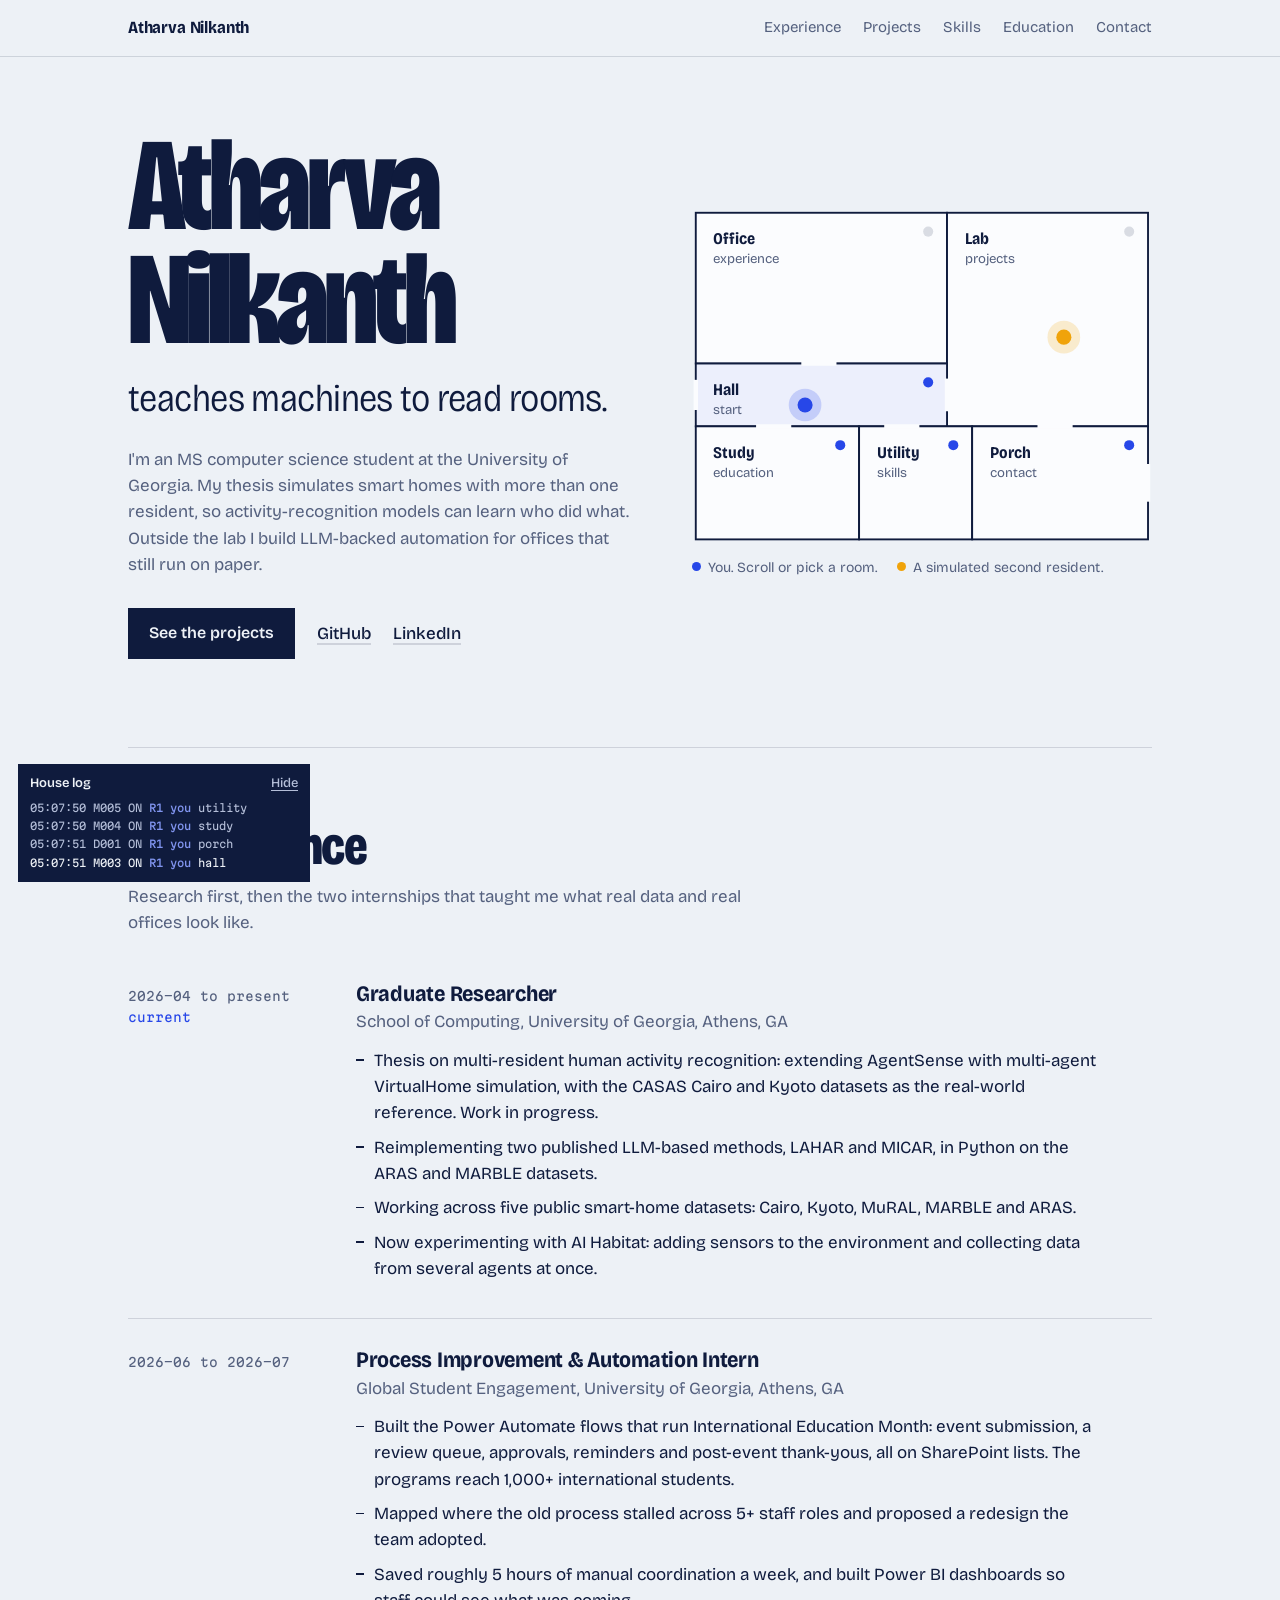
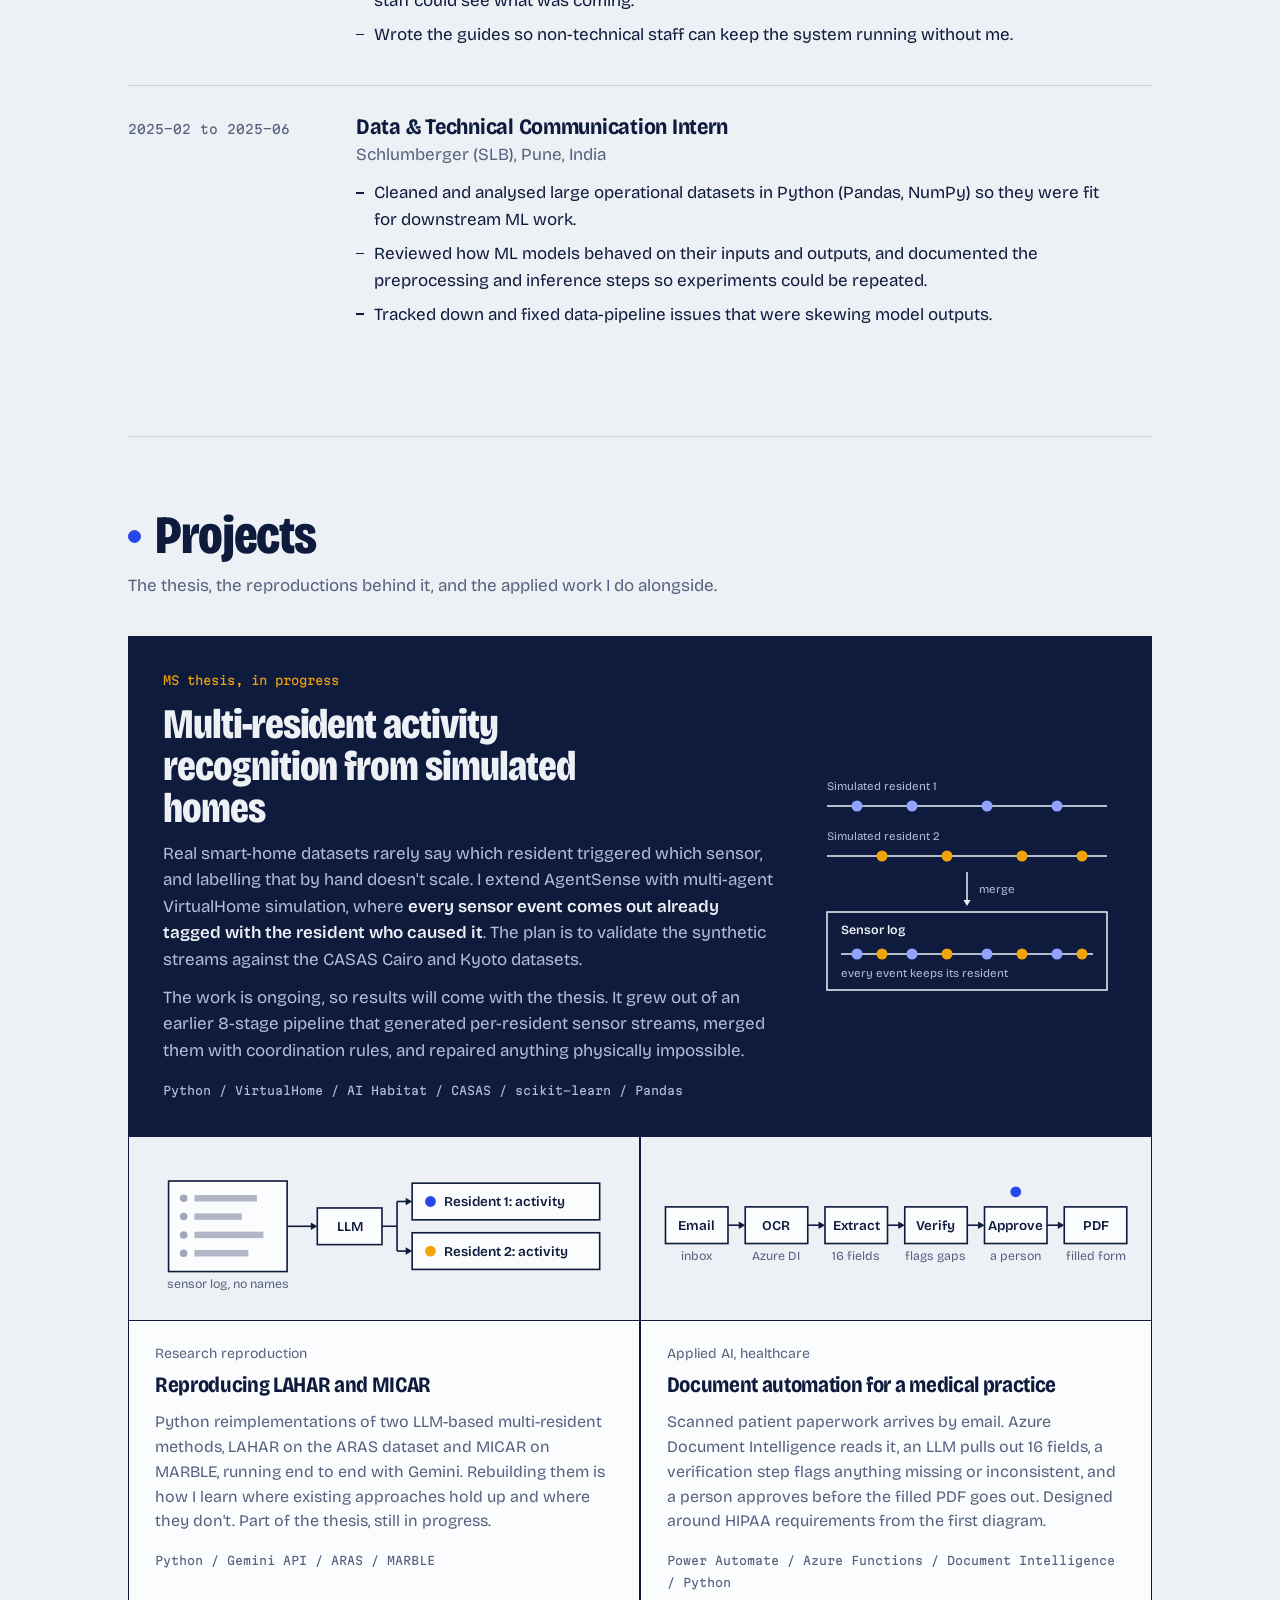
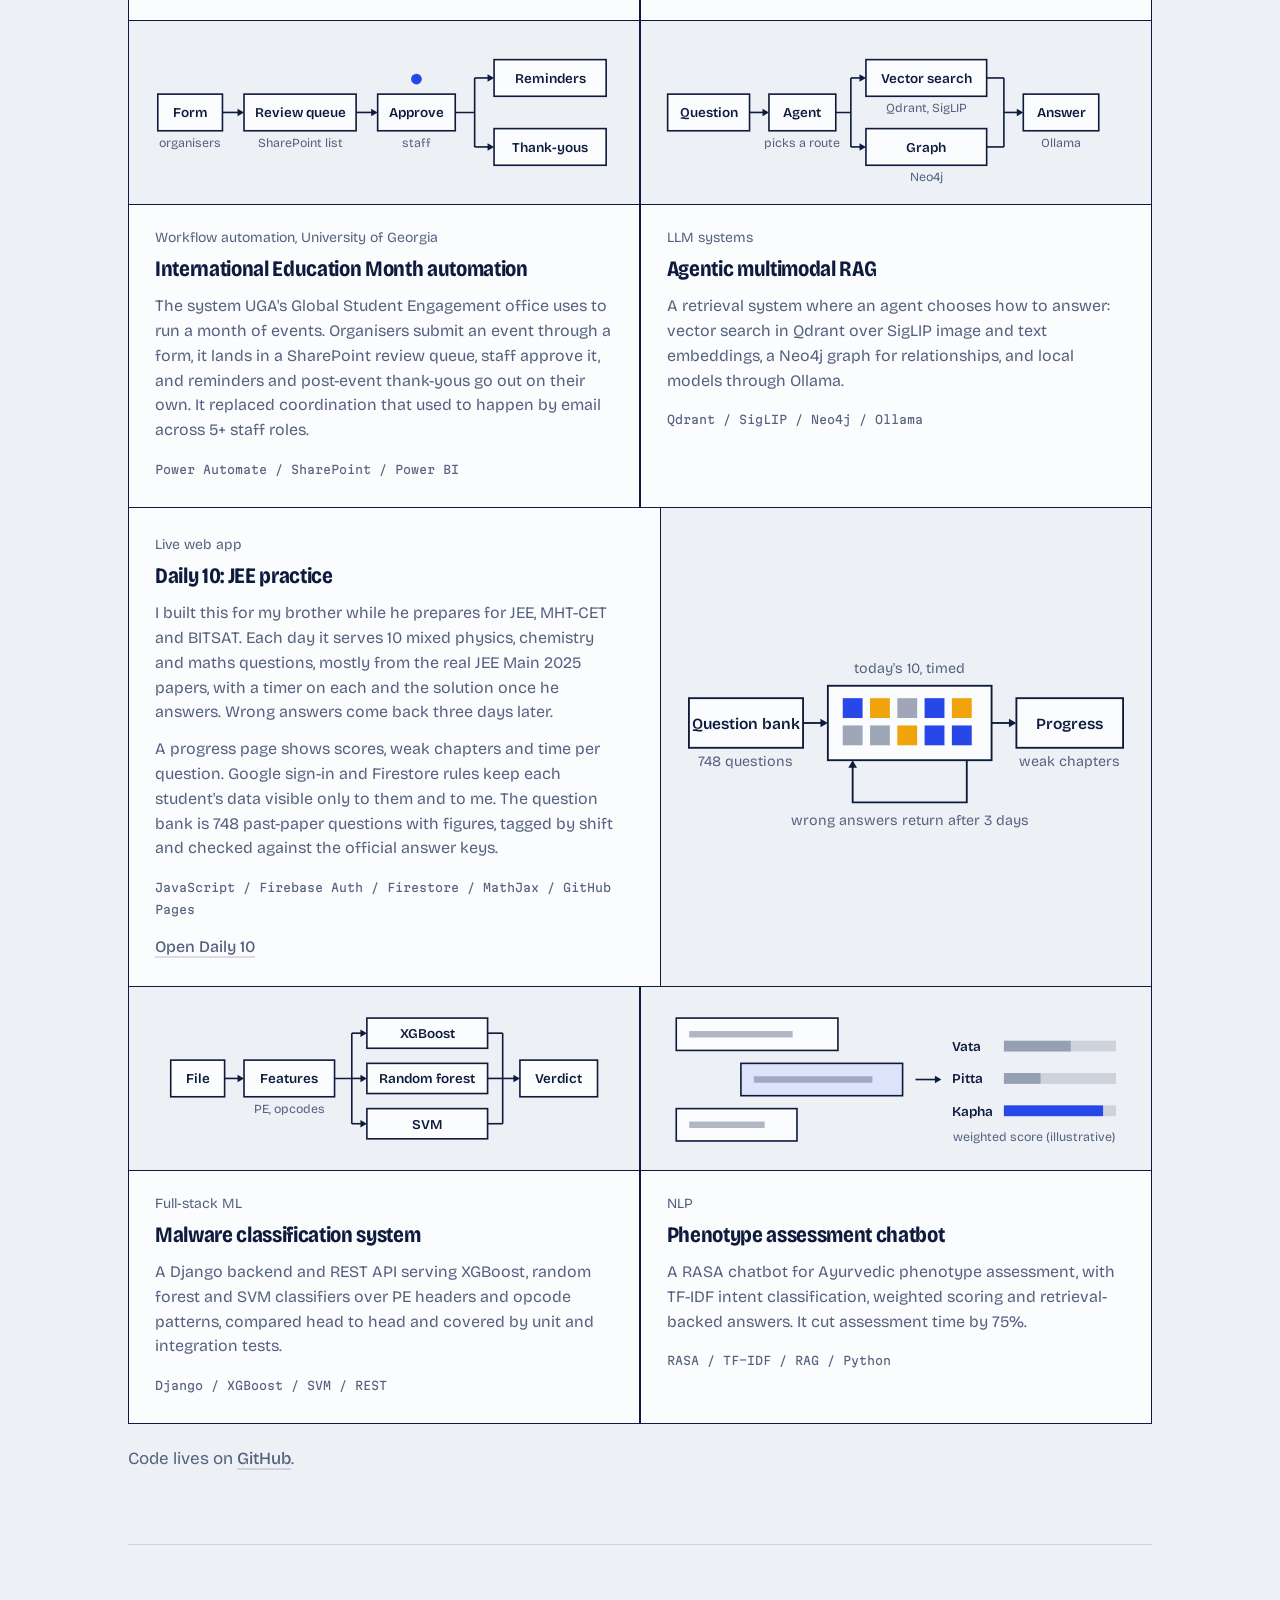
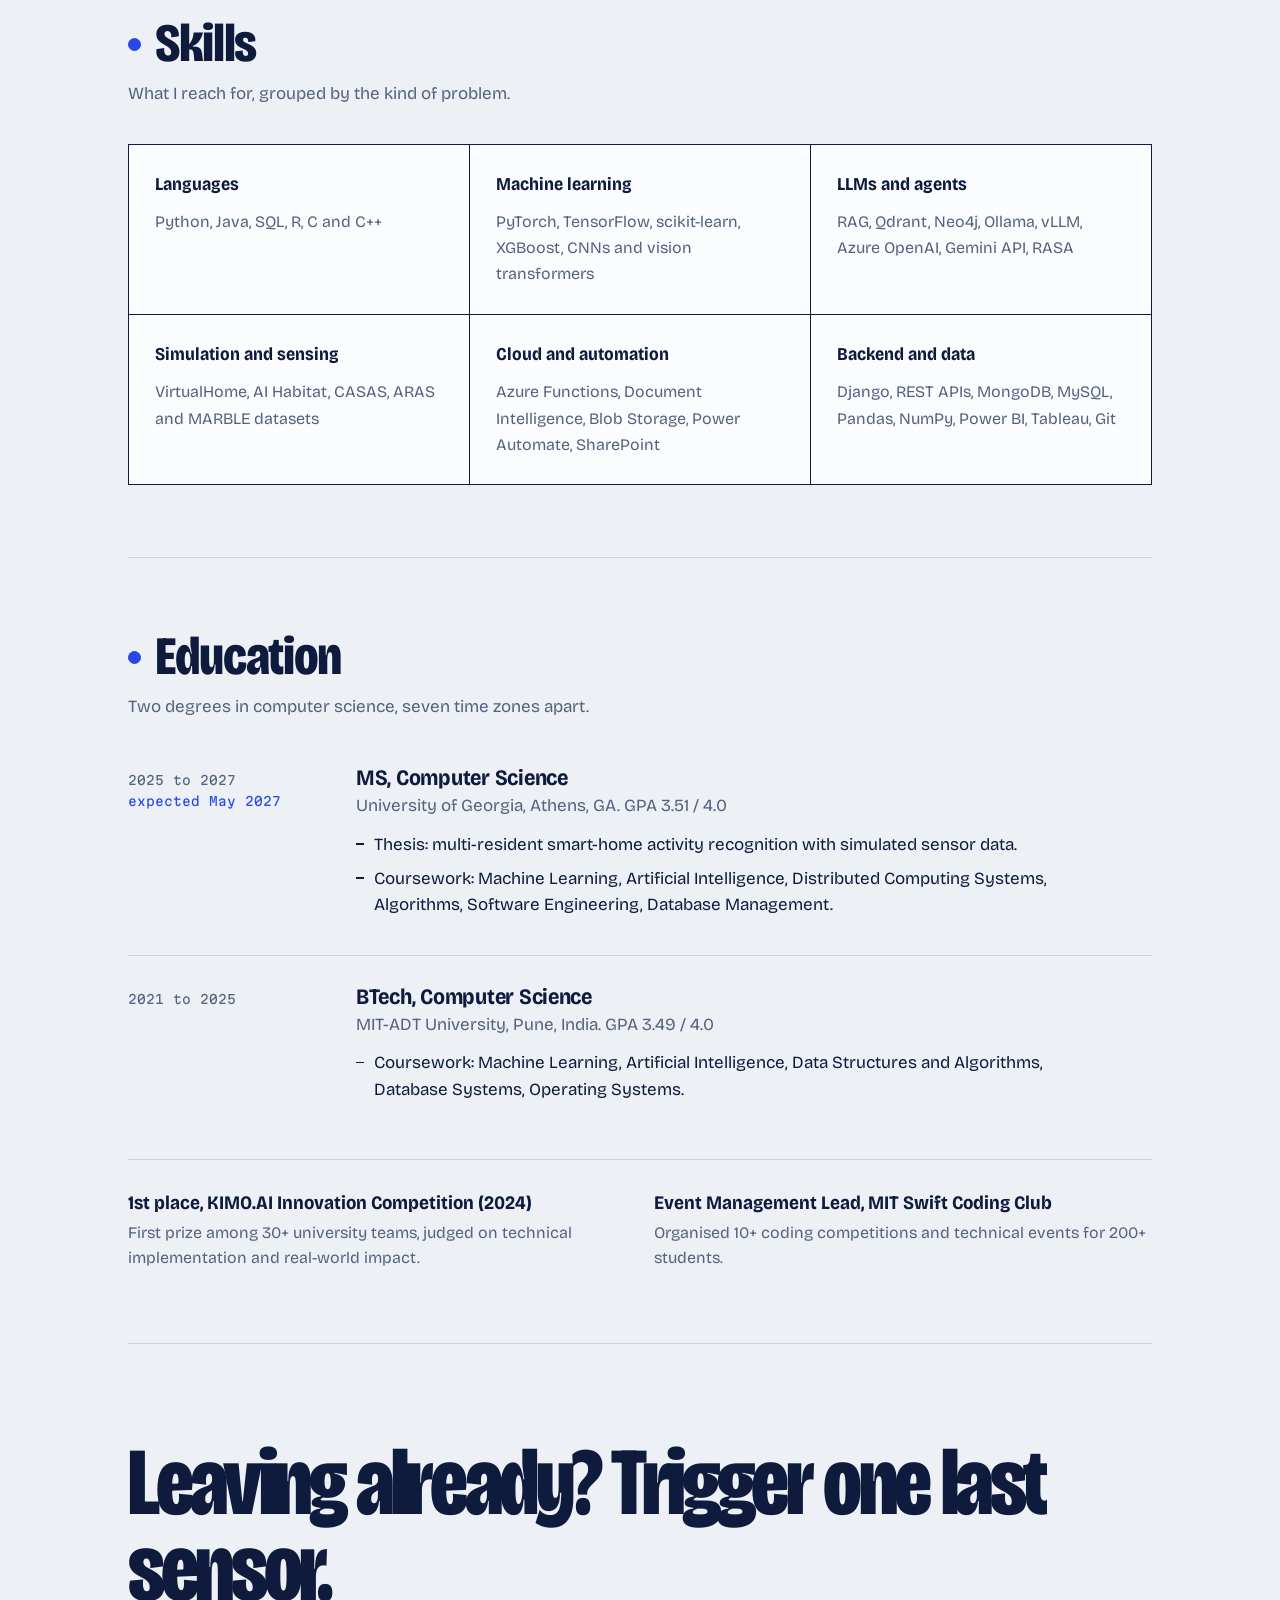
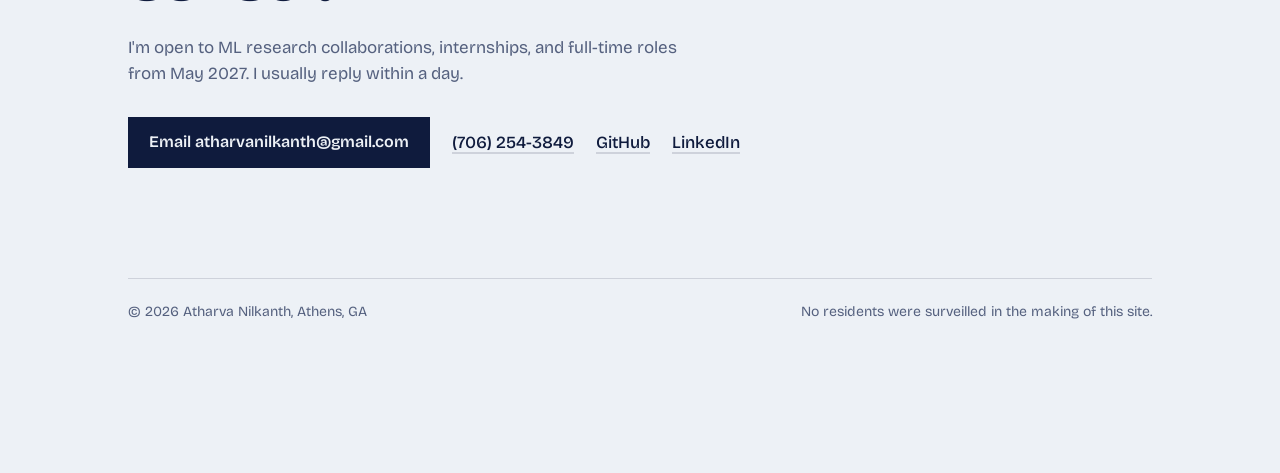
<file: index.html>
<!DOCTYPE html>
<html lang="en">
<head>
<meta charset="UTF-8">
<meta name="viewport" content="width=device-width, initial-scale=1.0">
<title>Atharva Nilkanth, ML engineer: activity recognition research and applied AI</title>
<meta name="description" content="Atharva Nilkanth is an MS computer science student at the University of Georgia. He researches multi-resident smart-home activity recognition and builds LLM-backed automation.">
<meta name="color-scheme" content="light dark">
<link rel="preconnect" href="https://fonts.googleapis.com">
<link rel="preconnect" href="https://fonts.gstatic.com" crossorigin>
<link href="https://fonts.googleapis.com/css2?family=Bricolage+Grotesque:opsz,wdth,wght@12..96,75..100,200..800&family=Martian+Mono:wght@400;500&display=swap" rel="stylesheet">
<style>
:root{
  --daylight:#EDF1F6;      /* page */
  --plaster:#FBFCFE;       /* room fill */
  --midnight:#0F1B3D;      /* ink and walls */
  --slate:#55617F;         /* secondary text */
  --cobalt:#2747E8;        /* resident 1: the visitor */
  --saffron:#F0A30A;       /* resident 2: the simulated one */
  --saffron-ink:#8A5A00;   /* saffron when it has to be read as text */
  --hair:rgba(15,27,61,.14);
  --panel:#0F1B3D;         /* inverted surfaces */
  --panel-ink:#EDF1F6;
  --panel-soft:#B4BED8;
  --panel-accent:#F0A30A;
  --panel-r1:#8FA3FF;
  --display:'Bricolage Grotesque',system-ui,sans-serif;
  --data:'Martian Mono',ui-monospace,SFMono-Regular,Menlo,monospace;
  --wall:1.5px;
}
@media (prefers-color-scheme:dark){
  :root{
    --daylight:#0B1330;
    --plaster:#121C42;
    --midnight:#E6EBF7;
    --slate:#9AA6C6;
    --cobalt:#7C93FF;
    --saffron:#F5B52E;
    --saffron-ink:#F5B52E;
    --hair:rgba(230,235,247,.16);
    --panel:#E6EBF7;
    --panel-ink:#0B1330;
    --panel-soft:#3B4770;
    --panel-accent:#8A5A00;
    --panel-r1:#2747E8;
  }
}
*{margin:0;padding:0;box-sizing:border-box}
html{scroll-behavior:smooth;-webkit-text-size-adjust:100%}
body{
  font-family:var(--display);
  font-optical-sizing:auto;
  background:var(--daylight);
  color:var(--midnight);
  font-size:17px;
  line-height:1.55;
}
::selection{background:var(--cobalt);color:#fff}
a{color:inherit}
a:focus-visible,button:focus-visible{outline:2px solid var(--cobalt);outline-offset:3px}
@media (prefers-reduced-motion:reduce){
  html{scroll-behavior:auto}
  *,*::before,*::after{animation:none!important;transition:none!important}
}

.wrap{max-width:1080px;margin:0 auto;padding:0 28px}

/* ---------- top bar ---------- */
.bar{
  position:sticky;top:0;z-index:50;
  background:color-mix(in srgb,var(--daylight) 86%,transparent);
  backdrop-filter:blur(10px);
  border-bottom:1px solid var(--hair);
}
.bar .wrap{display:flex;align-items:center;gap:24px;height:56px}
.bar .me{white-space:nowrap;font-weight:700;font-stretch:88%;letter-spacing:-.01em;text-decoration:none;font-size:17px}
.bar nav{margin-left:auto;display:flex;gap:22px;font-size:15px}
.bar nav a{text-decoration:none;color:var(--slate);padding:4px 0;border-bottom:var(--wall) solid transparent}
.bar nav a:hover{color:var(--midnight)}
.bar nav a.here{color:var(--midnight);border-bottom-color:var(--cobalt)}
@media(max-width:640px){.bar nav{gap:14px;font-size:14px}.bar nav a.opt{display:none}}

/* ---------- hero ---------- */
.hero{
  display:grid;grid-template-columns:minmax(0,1.05fr) minmax(0,.95fr);
  gap:56px;align-items:center;
  padding:72px 0 88px;
}
@media(max-width:900px){.hero{grid-template-columns:1fr;gap:44px;padding:48px 0 64px}}
.hero h1{
  font-weight:800;font-stretch:75%;
  font-size:clamp(64px,10.4vw,132px);
  line-height:.86;letter-spacing:-.035em;
}
.hero .line{
  margin-top:22px;
  font-weight:300;font-stretch:90%;
  font-size:clamp(24px,3.1vw,38px);
  line-height:1.12;letter-spacing:-.015em;
}
.hero .about{margin-top:26px;max-width:48ch;color:var(--slate)}
.actions{margin-top:30px;display:flex;flex-wrap:wrap;align-items:center;gap:12px 22px}
.btn{
  display:inline-block;text-decoration:none;font-weight:600;font-size:16px;
  padding:12px 20px;background:var(--midnight);color:var(--daylight);
  border:var(--wall) solid var(--midnight);
}
.btn:hover{background:var(--cobalt);border-color:var(--cobalt);color:#fff}
.tlink{font-weight:500;text-decoration:underline;text-decoration-thickness:1.5px;text-underline-offset:4px;text-decoration-color:var(--hair)}
.tlink:hover{text-decoration-color:var(--cobalt)}

/* ---------- floor plan ---------- */
.plan svg{display:block;width:100%;height:auto;overflow:visible}
.plan .room rect{fill:var(--plaster);stroke:var(--midnight);stroke-width:var(--wall);transition:fill .25s}
.plan a.room:hover rect,.plan a.room:focus-visible rect{fill:color-mix(in srgb,var(--cobalt) 9%,var(--plaster))}
.plan a.room{cursor:pointer;outline:none}
.plan .room.occupied rect{fill:color-mix(in srgb,var(--cobalt) 7%,var(--plaster))}
.plan .door{stroke:var(--plaster);stroke-width:3.5;stroke-linecap:butt}
.plan .rname{font-family:var(--display);font-weight:700;font-stretch:85%;font-size:13px;fill:var(--midnight)}
.plan .rsub{font-family:var(--display);font-size:10.5px;fill:var(--slate)}
.plan .sensor{fill:var(--hair);transition:fill .2s}
.plan .sensor.r1{fill:var(--cobalt)}
.plan .sensor.r2{fill:var(--saffron)}
.plan .res{transition:transform 1.1s cubic-bezier(.5,0,.2,1)}
.plan .res.r1 circle{fill:var(--cobalt)}
.plan .res.r2 circle{fill:var(--saffron)}
.plan .res .halo{opacity:.2}
.legend{margin-top:14px;display:flex;flex-wrap:wrap;gap:6px 20px;font-size:14px;color:var(--slate)}
.legend i{display:inline-block;width:9px;height:9px;border-radius:50%;margin-right:7px;vertical-align:1px}
.legend .k1 i{background:var(--cobalt)}
.legend .k2 i{background:var(--saffron)}

/* ---------- sections ---------- */
.sec{padding:72px 0;border-top:1px solid var(--hair);scroll-margin-top:56px}
.sec > h2{
  display:flex;align-items:center;gap:14px;
  font-weight:800;font-stretch:78%;
  font-size:clamp(34px,4.6vw,54px);line-height:1;letter-spacing:-.025em;
  margin-bottom:10px;
}
.sec > h2::before{
  content:"";width:11px;height:11px;border-radius:50%;flex:none;
  border:var(--wall) solid var(--midnight);transition:background .3s,border-color .3s;
}
.sec.fired > h2::before{background:var(--cobalt);border-color:var(--cobalt)}
.sec > .lede{color:var(--slate);max-width:60ch;margin-bottom:36px}

/* timeline rows */
.row{display:grid;grid-template-columns:200px minmax(0,1fr);gap:28px;padding:28px 0;border-top:1px solid var(--hair)}
.row:first-of-type{border-top:0;padding-top:8px}
@media(max-width:720px){.row{grid-template-columns:1fr;gap:6px}}
.when{font-family:var(--data);font-size:12.5px;color:var(--slate);padding-top:5px;line-height:1.7}
.when .now{display:block;color:var(--cobalt)}
.row h3{font-size:22px;font-weight:700;font-stretch:90%;letter-spacing:-.012em;line-height:1.2}
.row .org{color:var(--slate);margin:2px 0 12px}
.row ul{list-style:none;max-width:68ch}
.row li{position:relative;padding-left:18px;margin-bottom:8px}
.row li::before{content:"";position:absolute;left:0;top:.68em;width:8px;height:var(--wall);background:var(--midnight)}

/* rooms: project and skill cells share walls like a floor plan */
.rooms{display:grid;gap:var(--wall);background:var(--midnight);border:var(--wall) solid var(--midnight)}
.rooms > *{background:var(--plaster);padding:26px}
.projects{grid-template-columns:repeat(6,minmax(0,1fr))}
.projects .lead{grid-column:1/-1;background:var(--panel);color:var(--panel-ink);padding:34px}
.projects .half{grid-column:span 3}
.projects .third{grid-column:span 2}
@media(max-width:900px){.projects .half,.projects .third{grid-column:1/-1}}
.projects h3{font-weight:700;font-stretch:85%;font-size:22px;line-height:1.15;letter-spacing:-.015em}
.projects .lead h3{font-size:clamp(28px,3.6vw,42px);font-weight:800;font-stretch:78%;line-height:1;letter-spacing:-.025em;max-width:22ch}
.projects p{margin-top:12px;font-size:16px;color:var(--slate)}
.projects .lead p{color:var(--panel-soft);max-width:72ch;font-size:17px}
.projects .lead p strong{color:var(--panel-ink);font-weight:600}
.projects .status{font-family:var(--data);font-size:12px;color:var(--panel-accent);margin-bottom:14px}
.projects .kind{font-size:14px;color:var(--slate);margin-bottom:8px}
.stack{margin-top:16px;font-family:var(--data);font-size:11.5px;line-height:1.9;color:var(--slate)}
.projects .lead .stack{color:var(--panel-soft)}
/* project figures: drawn in the floor plan's line style */
.fig{margin:-26px -26px 22px;padding:16px 18px;background:var(--daylight);border-bottom:var(--wall) solid var(--midnight)}
.fig svg{display:block;width:100%;height:auto}
.fig .n{fill:var(--plaster);stroke:var(--midnight);stroke-width:1.5}
.fig .n.me{fill:color-mix(in srgb,var(--cobalt) 14%,var(--plaster))}
.fig .w{fill:none;stroke:var(--midnight);stroke-width:1.5}
.fig .h{fill:var(--midnight)}
.fig text{font-family:var(--display);font-size:12.5px;font-weight:600;fill:var(--midnight)}
.fig text.s{font-size:11.5px;font-weight:400;fill:var(--slate)}
.fig .c1{fill:var(--cobalt)}
.fig .c2{fill:var(--saffron)}
.fig .u{fill:var(--slate);opacity:.55}
.fig .bar{fill:var(--slate);opacity:.45}
.fig .track{fill:var(--hair)}
.projects .wide{grid-column:1/-1;display:grid;grid-template-columns:minmax(0,1fr) minmax(0,1fr);gap:0 40px}
.projects .wide .fig{order:2;margin:-26px -26px -26px 0;border-bottom:0;border-left:var(--wall) solid var(--midnight);display:flex;align-items:center}
.projects .wide .go{margin-top:14px}
@media(max-width:900px){.projects .wide{grid-template-columns:1fr}.projects .wide .fig{order:0;margin:-26px -26px 22px;border-left:0;border-bottom:var(--wall) solid var(--midnight)}}
.projects .lead{display:grid;grid-template-columns:minmax(0,1fr) 300px;gap:44px;align-items:center}
.projects .lead .fig{margin:0;padding:0;border:0;background:none;
  --midnight:var(--panel-ink);--slate:var(--panel-soft);--plaster:transparent;--cobalt:var(--panel-r1);--saffron:var(--panel-accent)}
@media(max-width:900px){.projects .lead{grid-template-columns:1fr;gap:28px}.projects .lead .fig{max-width:340px}}
.more{margin-top:22px;color:var(--slate)}

.skills{grid-template-columns:repeat(3,minmax(0,1fr))}
@media(max-width:900px){.skills{grid-template-columns:repeat(2,minmax(0,1fr))}}
@media(max-width:560px){.skills{grid-template-columns:1fr}}
.skills h3{font-size:18px;font-weight:700;font-stretch:88%;margin-bottom:10px}
.skills p{font-size:16px;color:var(--slate);line-height:1.65}

.honors{display:grid;grid-template-columns:1fr 1fr;gap:28px;margin-top:20px;padding-top:28px;border-top:1px solid var(--hair)}
@media(max-width:720px){.honors{grid-template-columns:1fr}}
.honors h3{font-size:19px;font-weight:700;font-stretch:90%}
.honors p{color:var(--slate);font-size:16px;margin-top:4px}

/* ---------- contact ---------- */
.contact{padding:96px 0 110px}
.contact h2{display:block;font-weight:800;font-stretch:75%;font-size:clamp(46px,7.6vw,96px);line-height:.9;letter-spacing:-.035em;margin-bottom:22px}
.contact h2::before{display:none}
.contact p{max-width:52ch;color:var(--slate)}
footer{border-top:1px solid var(--hair);padding:22px 0 150px;font-size:14px;color:var(--slate);display:flex;justify-content:space-between;gap:10px 24px;flex-wrap:wrap}

/* ---------- house log dock ---------- */
.dock{
  position:fixed;left:18px;bottom:18px;z-index:60;
  display:flex;align-items:stretch;
  background:var(--panel);color:var(--panel-ink);
  max-width:calc(100vw - 36px);
}
.dock .mini{width:112px;padding:10px;flex:none;border-right:1px solid color-mix(in srgb,var(--panel-ink) 18%,transparent)}
.dock .mini.plan .room rect{fill:transparent;stroke:var(--panel-soft);stroke-width:2}
.dock .mini.plan .room.occupied rect{fill:color-mix(in srgb,var(--cobalt) 30%,transparent)}
.dock .mini.plan .door{stroke:var(--panel)}
.dock.athome .mini{display:none}
.dock .feed{padding:9px 12px 10px;min-width:0;width:292px}
.dock .head{display:flex;align-items:center;gap:10px;font-size:13px;font-weight:600;margin-bottom:5px}
.dock button{
  margin-left:auto;background:none;border:0;color:var(--panel-soft);
  font:inherit;font-weight:500;cursor:pointer;text-decoration:underline;text-underline-offset:3px;
}
.dock button:hover{color:var(--panel-ink)}
.dock ol{list-style:none;font-family:var(--data);font-size:10.5px;line-height:1.75;color:var(--panel-soft)}
.dock li{white-space:nowrap;overflow:hidden;text-overflow:ellipsis}
.dock li:last-child{color:var(--panel-ink)}
.dock li b{font-weight:500}
.dock li .r1{color:color-mix(in srgb,var(--cobalt) 55%,var(--panel-ink))}
.dock li .r2{color:var(--saffron)}
@media (prefers-color-scheme:dark){.dock li .r1{color:#2747E8}.dock li .r2{color:#8A5A00}}
.dock.min .mini,.dock.min ol{display:none}
.dock.min .feed{width:auto}
.dock.min .head{margin:0}
@media(max-width:640px){
  .dock{left:10px;right:10px;bottom:10px;max-width:none}
  .dock .feed{width:auto;flex:1}
  .dock .mini{width:84px}
  .dock li:not(:nth-last-child(-n+2)){display:none}
}
</style>
</head>
<body>

<header class="bar">
  <div class="wrap">
    <a class="me" href="#top">Atharva Nilkanth</a>
    <nav aria-label="Sections">
      <a class="opt" href="#experience">Experience</a>
      <a href="#projects">Projects</a>
      <a class="opt" href="#skills">Skills</a>
      <a class="opt" href="#education">Education</a>
      <a href="#contact">Contact</a>
    </nav>
  </div>
</header>

<main class="wrap">

  <div class="hero" id="top" data-room="top">
    <div>
      <h1>Atharva Nilkanth</h1>
      <p class="line">teaches machines to read rooms.</p>
      <p class="about">I'm an MS computer science student at the University of Georgia. My thesis simulates smart homes with more than one resident, so activity-recognition models can learn who did what. Outside the lab I build LLM-backed automation for offices that still run on paper.</p>
      <div class="actions">
        <a class="btn" href="#projects">See the projects</a>
        <a class="tlink" href="https://github.com/atharvanilkanth" target="_blank" rel="noopener">GitHub</a>
        <a class="tlink" href="https://linkedin.com/in/atharva-nilkanth" target="_blank" rel="noopener">LinkedIn</a>
      </div>
    </div>

    <div>
      <div class="plan" id="plan"></div>
      <p class="legend">
        <span class="k1"><i></i>You. Scroll or pick a room.</span>
        <span class="k2"><i></i>A simulated second resident.</span>
      </p>
    </div>
  </div>

  <section class="sec" id="experience" data-room="experience">
    <h2>Experience</h2>
    <p class="lede">Research first, then the two internships that taught me what real data and real offices look like.</p>

    <div class="row">
      <div class="when">2026-04 to present<span class="now">current</span></div>
      <div>
        <h3>Graduate Researcher</h3>
        <div class="org">School of Computing, University of Georgia, Athens, GA</div>
        <ul>
          <li>Thesis on multi-resident human activity recognition: extending AgentSense with multi-agent VirtualHome simulation, with the CASAS Cairo and Kyoto datasets as the real-world reference. Work in progress.</li>
          <li>Reimplementing two published LLM-based methods, LAHAR and MICAR, in Python on the ARAS and MARBLE datasets.</li>
          <li>Working across five public smart-home datasets: Cairo, Kyoto, MuRAL, MARBLE and ARAS.</li>
          <li>Now experimenting with AI Habitat: adding sensors to the environment and collecting data from several agents at once.</li>
        </ul>
      </div>
    </div>

    <div class="row">
      <div class="when">2026-06 to 2026-07</div>
      <div>
        <h3>Process Improvement &amp; Automation Intern</h3>
        <div class="org">Global Student Engagement, University of Georgia, Athens, GA</div>
        <ul>
          <li>Built the Power Automate flows that run International Education Month: event submission, a review queue, approvals, reminders and post-event thank-yous, all on SharePoint lists. The programs reach 1,000+ international students.</li>
          <li>Mapped where the old process stalled across 5+ staff roles and proposed a redesign the team adopted.</li>
          <li>Saved roughly 5 hours of manual coordination a week, and built Power BI dashboards so staff could see what was coming.</li>
          <li>Wrote the guides so non-technical staff can keep the system running without me.</li>
        </ul>
      </div>
    </div>

    <div class="row">
      <div class="when">2025-02 to 2025-06</div>
      <div>
        <h3>Data &amp; Technical Communication Intern</h3>
        <div class="org">Schlumberger (SLB), Pune, India</div>
        <ul>
          <li>Cleaned and analysed large operational datasets in Python (Pandas, NumPy) so they were fit for downstream ML work.</li>
          <li>Reviewed how ML models behaved on their inputs and outputs, and documented the preprocessing and inference steps so experiments could be repeated.</li>
          <li>Tracked down and fixed data-pipeline issues that were skewing model outputs.</li>
        </ul>
      </div>
    </div>
  </section>

  <section class="sec" id="projects" data-room="projects">
    <h2>Projects</h2>
    <p class="lede">The thesis, the reproductions behind it, and the applied work I do alongside.</p>

    <div class="rooms projects">
      <article class="lead">
        <div>
        <div class="status">MS thesis, in progress</div>
        <h3>Multi-resident activity recognition from simulated homes</h3>
        <p>Real smart-home datasets rarely say which resident triggered which sensor, and labelling that by hand doesn't scale. I extend AgentSense with multi-agent VirtualHome simulation, where <strong>every sensor event comes out already tagged with the resident who caused it</strong>. The plan is to validate the synthetic streams against the CASAS Cairo and Kyoto datasets.</p>
        <p>The work is ongoing, so results will come with the thesis. It grew out of an earlier 8-stage pipeline that generated per-resident sensor streams, merged them with coordination rules, and repaired anything physically impossible.</p>
        <div class="stack">Python / VirtualHome / AI Habitat / CASAS / scikit-learn / Pandas</div>
        </div>
        <div class="fig"><svg viewBox="0 0 300 228" role="img" aria-label="Two simulated residents each produce sensor events; merged into one log, every event keeps the resident who caused it."><text class="s" x="10" y="18">Simulated resident 1</text><path class="w" d="M10 34H290"/><circle class="c1" cx="40" cy="34" r="5.5"/><circle class="c1" cx="95" cy="34" r="5.5"/><circle class="c1" cx="170" cy="34" r="5.5"/><circle class="c1" cx="240" cy="34" r="5.5"/><text class="s" x="10" y="68">Simulated resident 2</text><path class="w" d="M10 84H290"/><circle class="c2" cx="65" cy="84" r="5.5"/><circle class="c2" cx="130" cy="84" r="5.5"/><circle class="c2" cx="205" cy="84" r="5.5"/><circle class="c2" cx="265" cy="84" r="5.5"/><path class="w" d="M150 100V129"/><polygon class="h" points="150,134 146.5,128 153.5,128"/><text class="s" x="162" y="121">merge</text><rect class="n" x="10" y="140" width="280" height="78"/><text x="24" y="162">Sensor log</text><path class="w" d="M24 182H276"/><circle class="c1" cx="40" cy="182" r="5.5"/><circle class="c1" cx="95" cy="182" r="5.5"/><circle class="c1" cx="170" cy="182" r="5.5"/><circle class="c1" cx="240" cy="182" r="5.5"/><circle class="c2" cx="65" cy="182" r="5.5"/><circle class="c2" cx="130" cy="182" r="5.5"/><circle class="c2" cx="205" cy="182" r="5.5"/><circle class="c2" cx="265" cy="182" r="5.5"/><text class="s" x="24" y="205">every event keeps its resident</text></svg></div>
      </article>

      <article class="half">
        <div class="fig"><svg viewBox="0 0 440 140" role="img" aria-label="An unlabelled sensor log goes into an LLM, which assigns an activity to each resident."><rect class="n" x="20" y="26" width="110" height="84"/><text class="s" x="75.0" y="125" text-anchor="middle">sensor log, no names</text><circle class="u" cx="34" cy="42" r="3.5"/><rect class="bar" x="44" y="39" width="58" height="6"/><circle class="u" cx="34" cy="59" r="3.5"/><rect class="bar" x="44" y="56" width="44" height="6"/><circle class="u" cx="34" cy="76" r="3.5"/><rect class="bar" x="44" y="73" width="64" height="6"/><circle class="u" cx="34" cy="93" r="3.5"/><rect class="bar" x="44" y="90" width="50" height="6"/><path class="w" d="M130 68H153"/><polygon class="h" points="158,68 152,64.5 152,71.5"/><rect class="n" x="158" y="51" width="60" height="34"/><text x="188.0" y="72.5" text-anchor="middle">LLM</text><path class="w" d="M218 68H232M232 45V91"/><path class="w" d="M232 45H241"/><polygon class="h" points="246,45 240,41.5 240,48.5"/><path class="w" d="M232 91H241"/><polygon class="h" points="246,91 240,87.5 240,94.5"/><rect class="n" x="246" y="28" width="174" height="34"/><circle class="c1" cx="263" cy="45" r="5"/><text x="276" y="49.5">Resident 1: activity</text><rect class="n" x="246" y="74" width="174" height="34"/><circle class="c2" cx="263" cy="91" r="5"/><text x="276" y="95.5">Resident 2: activity</text></svg></div>
        <div class="kind">Research reproduction</div>
        <h3>Reproducing LAHAR and MICAR</h3>
        <p>Python reimplementations of two LLM-based multi-resident methods, LAHAR on the ARAS dataset and MICAR on MARBLE, running end to end with Gemini. Rebuilding them is how I learn where existing approaches hold up and where they don't. Part of the thesis, still in progress.</p>
        <div class="stack">Python / Gemini API / ARAS / MARBLE</div>
      </article>

      <article class="half">
        <div class="fig"><svg viewBox="0 0 440 140" role="img" aria-label="Pipeline: email, OCR, field extraction, verification, human approval, filled PDF."><rect class="n" x="6" y="50" width="58" height="34"/><text x="35.0" y="71.5" text-anchor="middle">Email</text><text class="s" x="35.0" y="99" text-anchor="middle">inbox</text><path class="w" d="M64 67H75"/><polygon class="h" points="80,67 74,63.5 74,70.5"/><rect class="n" x="80" y="50" width="58" height="34"/><text x="109.0" y="71.5" text-anchor="middle">OCR</text><text class="s" x="109.0" y="99" text-anchor="middle">Azure DI</text><path class="w" d="M138 67H149"/><polygon class="h" points="154,67 148,63.5 148,70.5"/><rect class="n" x="154" y="50" width="58" height="34"/><text x="183.0" y="71.5" text-anchor="middle">Extract</text><text class="s" x="183.0" y="99" text-anchor="middle">16 fields</text><path class="w" d="M212 67H223"/><polygon class="h" points="228,67 222,63.5 222,70.5"/><rect class="n" x="228" y="50" width="58" height="34"/><text x="257.0" y="71.5" text-anchor="middle">Verify</text><text class="s" x="257.0" y="99" text-anchor="middle">flags gaps</text><path class="w" d="M286 67H297"/><polygon class="h" points="302,67 296,63.5 296,70.5"/><rect class="n" x="302" y="50" width="58" height="34"/><text x="331.0" y="71.5" text-anchor="middle">Approve</text><text class="s" x="331.0" y="99" text-anchor="middle">a person</text><path class="w" d="M360 67H371"/><polygon class="h" points="376,67 370,63.5 370,70.5"/><circle class="c1" cx="331" cy="36" r="5"/><rect class="n" x="376" y="50" width="58" height="34"/><text x="405.0" y="71.5" text-anchor="middle">PDF</text><text class="s" x="405.0" y="99" text-anchor="middle">filled form</text></svg></div>
        <div class="kind">Applied AI, healthcare</div>
        <h3>Document automation for a medical practice</h3>
        <p>Scanned patient paperwork arrives by email. Azure Document Intelligence reads it, an LLM pulls out 16 fields, a verification step flags anything missing or inconsistent, and a person approves before the filled PDF goes out. Designed around HIPAA requirements from the first diagram.</p>
        <div class="stack">Power Automate / Azure Functions / Document Intelligence / Python</div>
      </article>

      <article class="half">
        <div class="fig"><svg viewBox="0 0 440 140" role="img" aria-label="Flow: organiser form, review queue, staff approval, then automatic reminders and thank-yous."><rect class="n" x="10" y="53" width="60" height="34"/><text x="40.0" y="74.5" text-anchor="middle">Form</text><text class="s" x="40.0" y="102" text-anchor="middle">organisers</text><path class="w" d="M70 70H85"/><polygon class="h" points="90,70 84,66.5 84,73.5"/><rect class="n" x="90" y="53" width="104" height="34"/><text x="142.0" y="74.5" text-anchor="middle">Review queue</text><text class="s" x="142.0" y="102" text-anchor="middle">SharePoint list</text><path class="w" d="M194 70H209"/><polygon class="h" points="214,70 208,66.5 208,73.5"/><rect class="n" x="214" y="53" width="72" height="34"/><text x="250.0" y="74.5" text-anchor="middle">Approve</text><text class="s" x="250.0" y="102" text-anchor="middle">staff</text><circle class="c1" cx="250" cy="39" r="5"/><path class="w" d="M286 70H304M304 38V102"/><path class="w" d="M304 38H317"/><polygon class="h" points="322,38 316,34.5 316,41.5"/><path class="w" d="M304 102H317"/><polygon class="h" points="322,102 316,98.5 316,105.5"/><rect class="n" x="322" y="21" width="104" height="34"/><text x="374.0" y="42.5" text-anchor="middle">Reminders</text><rect class="n" x="322" y="85" width="104" height="34"/><text x="374.0" y="106.5" text-anchor="middle">Thank-yous</text></svg></div>
        <div class="kind">Workflow automation, University of Georgia</div>
        <h3>International Education Month automation</h3>
        <p>The system UGA's Global Student Engagement office uses to run a month of events. Organisers submit an event through a form, it lands in a SharePoint review queue, staff approve it, and reminders and post-event thank-yous go out on their own. It replaced coordination that used to happen by email across 5+ staff roles.</p>
        <div class="stack">Power Automate / SharePoint / Power BI</div>
      </article>

      <article class="half">
        <div class="fig"><svg viewBox="0 0 440 140" role="img" aria-label="A question goes to an agent that routes it to vector search or a graph query before a local model answers."><rect class="n" x="8" y="53" width="76" height="34"/><text x="46.0" y="74.5" text-anchor="middle">Question</text><path class="w" d="M84 70H97"/><polygon class="h" points="102,70 96,66.5 96,73.5"/><rect class="n" x="102" y="53" width="62" height="34"/><text x="133.0" y="74.5" text-anchor="middle">Agent</text><text class="s" x="133.0" y="102" text-anchor="middle">picks a route</text><path class="w" d="M164 70H178M178 38V102"/><path class="w" d="M178 38H187"/><polygon class="h" points="192,38 186,34.5 186,41.5"/><path class="w" d="M178 102H187"/><polygon class="h" points="192,102 186,98.5 186,105.5"/><rect class="n" x="192" y="21" width="112" height="34"/><text x="248.0" y="42.5" text-anchor="middle">Vector search</text><text class="s" x="248.0" y="70" text-anchor="middle">Qdrant, SigLIP</text><rect class="n" x="192" y="85" width="112" height="34"/><text x="248.0" y="106.5" text-anchor="middle">Graph</text><text class="s" x="248.0" y="134" text-anchor="middle">Neo4j</text><path class="w" d="M304 38H320"/><path class="w" d="M304 102H320"/><path class="w" d="M320 38V102"/><path class="w" d="M320 70H333"/><polygon class="h" points="338,70 332,66.5 332,73.5"/><rect class="n" x="338" y="53" width="70" height="34"/><text x="373.0" y="74.5" text-anchor="middle">Answer</text><text class="s" x="373.0" y="102" text-anchor="middle">Ollama</text></svg></div>
        <div class="kind">LLM systems</div>
        <h3>Agentic multimodal RAG</h3>
        <p>A retrieval system where an agent chooses how to answer: vector search in Qdrant over SigLIP image and text embeddings, a Neo4j graph for relationships, and local models through Ollama.</p>
        <div class="stack">Qdrant / SigLIP / Neo4j / Ollama</div>
      </article>

      <article class="wide">
        <div class="fig"><svg viewBox="0 6 366 146" role="img" aria-label="A bank of past-paper questions feeds a timed daily set of ten mixed physics, chemistry and maths questions, which feeds a progress page; wrong answers loop back into the daily set after three days."><rect class="n" x="8" y="40" width="92" height="40"/><text x="54.0" y="64.5" text-anchor="middle">Question bank</text><text class="s" x="54.0" y="95" text-anchor="middle">748 questions</text><path class="w" d="M100 60H115"/><polygon class="h" points="120,60 114,56.5 114,63.5"/><rect class="n" x="120" y="30" width="132" height="60"/><text class="s" x="186" y="20" text-anchor="middle">today's 10, timed</text><rect class="c1" x="132" y="40" width="16" height="16"/><rect class="c2" x="154" y="40" width="16" height="16"/><rect class="u" x="176" y="40" width="16" height="16"/><rect class="c1" x="198" y="40" width="16" height="16"/><rect class="c2" x="220" y="40" width="16" height="16"/><rect class="u" x="132" y="62" width="16" height="16"/><rect class="u" x="154" y="62" width="16" height="16"/><rect class="c2" x="176" y="62" width="16" height="16"/><rect class="c1" x="198" y="62" width="16" height="16"/><rect class="c1" x="220" y="62" width="16" height="16"/><path class="w" d="M252 60H267"/><polygon class="h" points="272,60 266,56.5 266,63.5"/><rect class="n" x="272" y="40" width="86" height="40"/><text x="315.0" y="64.5" text-anchor="middle">Progress</text><text class="s" x="315.0" y="95" text-anchor="middle">weak chapters</text><path class="w" d="M232 90V124H140V95"/><polygon class="h" points="140,90 136.5,96 143.5,96"/><text class="s" x="186" y="142" text-anchor="middle">wrong answers return after 3 days</text></svg></div>
        <div>
          <div class="kind">Live web app</div>
          <h3>Daily 10: JEE practice</h3>
          <p>I built this for my brother while he prepares for JEE, MHT-CET and BITSAT. Each day it serves 10 mixed physics, chemistry and maths questions, mostly from the real JEE Main 2025 papers, with a timer on each and the solution once he answers. Wrong answers come back three days later.</p>
          <p>A progress page shows scores, weak chapters and time per question. Google sign-in and Firestore rules keep each student's data visible only to them and to me. The question bank is 748 past-paper questions with figures, tagged by shift and checked against the official answer keys.</p>
          <div class="stack">JavaScript / Firebase Auth / Firestore / MathJax / GitHub Pages</div>
          <p class="go"><a class="tlink" href="https://atharvanilkanth.github.io/Daily-10--JEE/" target="_blank" rel="noopener">Open Daily 10</a></p>
        </div>
      </article>

      <article class="half">
        <div class="fig"><svg viewBox="0 0 440 140" role="img" aria-label="A file is turned into features, scored by three classifiers in parallel, and given a verdict."><rect class="n" x="22" y="53" width="50" height="34"/><text x="47.0" y="74.5" text-anchor="middle">File</text><path class="w" d="M72 70H85"/><polygon class="h" points="90,70 84,66.5 84,73.5"/><rect class="n" x="90" y="53" width="84" height="34"/><text x="132.0" y="74.5" text-anchor="middle">Features</text><text class="s" x="132.0" y="102" text-anchor="middle">PE, opcodes</text><path class="w" d="M174 70H190M190 28V112"/><path class="w" d="M190 28H199"/><polygon class="h" points="204,28 198,24.5 198,31.5"/><path class="w" d="M190 70H199"/><polygon class="h" points="204,70 198,66.5 198,73.5"/><path class="w" d="M190 112H199"/><polygon class="h" points="204,112 198,108.5 198,115.5"/><rect class="n" x="204" y="14" width="112" height="28"/><text x="260.0" y="32.5" text-anchor="middle">XGBoost</text><rect class="n" x="204" y="56" width="112" height="28"/><text x="260.0" y="74.5" text-anchor="middle">Random forest</text><rect class="n" x="204" y="98" width="112" height="28"/><text x="260.0" y="116.5" text-anchor="middle">SVM</text><path class="w" d="M316 28H330"/><path class="w" d="M316 70H330"/><path class="w" d="M316 112H330"/><path class="w" d="M330 28V112"/><path class="w" d="M330 70H341"/><polygon class="h" points="346,70 340,66.5 340,73.5"/><rect class="n" x="346" y="53" width="72" height="34"/><text x="382.0" y="74.5" text-anchor="middle">Verdict</text></svg></div>
        <div class="kind">Full-stack ML</div>
        <h3>Malware classification system</h3>
        <p>A Django backend and REST API serving XGBoost, random forest and SVM classifiers over PE headers and opcode patterns, compared head to head and covered by unit and integration tests.</p>
        <div class="stack">Django / XGBoost / SVM / REST</div>
      </article>

      <article class="half">
        <div class="fig"><svg viewBox="0 0 440 140" role="img" aria-label="A short chat conversation feeds a weighted score across three phenotype types."><rect class="n" x="16" y="14" width="150" height="30"/><rect class="bar" x="28" y="26" width="96" height="6"/><rect class="n me" x="76" y="56" width="150" height="30"/><rect class="bar" x="88" y="68" width="110" height="6"/><rect class="n" x="16" y="98" width="112" height="30"/><rect class="bar" x="28" y="110" width="70" height="6"/><path class="w" d="M238 71H257"/><polygon class="h" points="262,71 256,67.5 256,74.5"/><text x="272" y="44.5">Vata</text><rect class="track" x="320" y="35" width="104" height="10"/><rect class="bar" x="320" y="35" width="62" height="10"/><text x="272" y="74.5">Pitta</text><rect class="track" x="320" y="65" width="104" height="10"/><rect class="bar" x="320" y="65" width="34" height="10"/><text x="272" y="104.5">Kapha</text><rect class="track" x="320" y="95" width="104" height="10"/><rect class="c1" x="320" y="95" width="92" height="10"/><text class="s" x="348" y="128" text-anchor="middle">weighted score (illustrative)</text></svg></div>
        <div class="kind">NLP</div>
        <h3>Phenotype assessment chatbot</h3>
        <p>A RASA chatbot for Ayurvedic phenotype assessment, with TF-IDF intent classification, weighted scoring and retrieval-backed answers. It cut assessment time by 75%.</p>
        <div class="stack">RASA / TF-IDF / RAG / Python</div>
      </article>
    </div>
    <p class="more">Code lives on <a class="tlink" href="https://github.com/atharvanilkanth" target="_blank" rel="noopener">GitHub</a>.</p>
  </section>

  <section class="sec" id="skills" data-room="skills">
    <h2>Skills</h2>
    <p class="lede">What I reach for, grouped by the kind of problem.</p>
    <div class="rooms skills">
      <div><h3>Languages</h3><p>Python, Java, SQL, R, C and C++</p></div>
      <div><h3>Machine learning</h3><p>PyTorch, TensorFlow, scikit-learn, XGBoost, CNNs and vision transformers</p></div>
      <div><h3>LLMs and agents</h3><p>RAG, Qdrant, Neo4j, Ollama, vLLM, Azure OpenAI, Gemini API, RASA</p></div>
      <div><h3>Simulation and sensing</h3><p>VirtualHome, AI Habitat, CASAS, ARAS and MARBLE datasets</p></div>
      <div><h3>Cloud and automation</h3><p>Azure Functions, Document Intelligence, Blob Storage, Power Automate, SharePoint</p></div>
      <div><h3>Backend and data</h3><p>Django, REST APIs, MongoDB, MySQL, Pandas, NumPy, Power BI, Tableau, Git</p></div>
    </div>
  </section>

  <section class="sec" id="education" data-room="education">
    <h2>Education</h2>
    <p class="lede">Two degrees in computer science, seven time zones apart.</p>

    <div class="row">
      <div class="when">2025 to 2027<span class="now">expected May 2027</span></div>
      <div>
        <h3>MS, Computer Science</h3>
        <div class="org">University of Georgia, Athens, GA. GPA 3.51 / 4.0</div>
        <ul>
          <li>Thesis: multi-resident smart-home activity recognition with simulated sensor data.</li>
          <li>Coursework: Machine Learning, Artificial Intelligence, Distributed Computing Systems, Algorithms, Software Engineering, Database Management.</li>
        </ul>
      </div>
    </div>

    <div class="row">
      <div class="when">2021 to 2025</div>
      <div>
        <h3>BTech, Computer Science</h3>
        <div class="org">MIT-ADT University, Pune, India. GPA 3.49 / 4.0</div>
        <ul>
          <li>Coursework: Machine Learning, Artificial Intelligence, Data Structures and Algorithms, Database Systems, Operating Systems.</li>
        </ul>
      </div>
    </div>

    <div class="honors">
      <div>
        <h3>1st place, KIMO.AI Innovation Competition (2024)</h3>
        <p>First prize among 30+ university teams, judged on technical implementation and real-world impact.</p>
      </div>
      <div>
        <h3>Event Management Lead, MIT Swift Coding Club</h3>
        <p>Organised 10+ coding competitions and technical events for 200+ students.</p>
      </div>
    </div>
  </section>

  <section class="sec contact" id="contact" data-room="contact">
    <h2>Leaving already? Trigger one last sensor.</h2>
    <p>I'm open to ML research collaborations, internships, and full-time roles from May 2027. I usually reply within a day.</p>
    <div class="actions">
      <a class="btn" href="mailto:atharvanilkanth@gmail.com">Email atharvanilkanth@gmail.com</a>
      <a class="tlink" href="tel:+17062543849">(706) 254-3849</a>
      <a class="tlink" href="https://github.com/atharvanilkanth" target="_blank" rel="noopener">GitHub</a>
      <a class="tlink" href="https://linkedin.com/in/atharva-nilkanth" target="_blank" rel="noopener">LinkedIn</a>
    </div>
  </section>

  <footer>
    <span>© 2026 Atharva Nilkanth, Athens, GA</span>
    <span>No residents were surveilled in the making of this site.</span>
  </footer>
</main>

<aside class="dock athome" id="dock" aria-label="House log: which room you and the simulated resident are in">
  <div class="mini plan" id="mini" aria-hidden="true"></div>
  <div class="feed">
    <div class="head"><span>House log</span><button id="dockToggle" aria-expanded="true">Hide</button></div>
    <ol id="feed" aria-live="off"></ol>
  </div>
</aside>

<script>
(function(){
  var reduced = window.matchMedia('(prefers-reduced-motion: reduce)').matches;
  var NS = 'http://www.w3.org/2000/svg';

  /* One house, drawn twice: large in the hero, small in the dock. */
  var ROOMS = [
    {id:'experience', name:'Office',  sub:'experience', sensor:'M001', x:0,   y:0,   w:200, h:120},
    {id:'projects',   name:'Lab',     sub:'projects',   sensor:'M002', x:200, y:0,   w:160, h:170},
    {id:'top',        name:'Hall',    sub:'start',      sensor:'M003', x:0,   y:120, w:200, h:50},
    {id:'education',  name:'Study',   sub:'education',  sensor:'M004', x:0,   y:170, w:130, h:90},
    {id:'skills',     name:'Utility', sub:'skills',     sensor:'M005', x:130, y:170, w:90,  h:90},
    {id:'contact',    name:'Porch',   sub:'contact',    sensor:'D001', x:220, y:170, w:140, h:90}
  ];
  var DOORS = [[84,120,112,120],[200,132,200,158],[48,170,76,170],[150,170,178,170],[272,170,300,170],[0,133,0,157],[360,200,360,230]];
  var NEXT = {top:['experience','projects','education','skills'], experience:['top'], projects:['top','contact'],
              education:['top'], skills:['top'], contact:['projects']};
  var byId = {}; ROOMS.forEach(function(r){ byId[r.id] = r; });

  function el(tag, attrs, parent){
    var n = document.createElementNS(NS, tag);
    for(var k in attrs) n.setAttribute(k, attrs[k]);
    if(parent) parent.appendChild(n);
    return n;
  }
  function spot(room, who){
    var dx = room.w > 100 ? 13 : 9;
    return [room.x + room.w/2 + (who === 1 ? -dx : dx), room.y + room.h/2 + (room.h > 60 ? 14 : 8)];
  }

  function drawPlan(host, full){
    var svg = el('svg', {viewBox:'-3 -3 366 266', role: full ? 'group' : 'img'}, null);
    if(full) svg.setAttribute('aria-label','Floor plan of the site. Each room opens a section.');
    var api = {rooms:{}, sensors:{}};
    ROOMS.forEach(function(r){
      var g = el(full ? 'a' : 'g', {'class':'room'}, svg);
      if(full){ g.setAttribute('href','#' + r.id); g.setAttribute('aria-label', r.name + ': go to ' + r.sub); }
      el('rect', {x:r.x, y:r.y, width:r.w, height:r.h}, g);
      if(full){
        var t = el('text', {'class':'rname', x:r.x+14, y:r.y+25}, g); t.textContent = r.name;
        var s = el('text', {'class':'rsub', x:r.x+14, y:r.y+40}, g); s.textContent = r.sub;
        api.sensors[r.id] = el('circle', {'class':'sensor', cx:r.x+r.w-15, cy:r.y+15, r:4}, g);
      }
      api.rooms[r.id] = g;
    });
    DOORS.forEach(function(d){ el('line', {'class':'door', x1:d[0], y1:d[1], x2:d[2], y2:d[3]}, svg); });
    api.res = [1,2].map(function(who){
      var g = el('g', {'class':'res r' + who}, svg);
      if(full) el('circle', {'class':'halo', r:13}, g);
      el('circle', {r: full ? 6 : 11}, g);
      return g;
    });
    host.appendChild(svg);
    return api;
  }

  var plans = [drawPlan(document.getElementById('plan'), true), drawPlan(document.getElementById('mini'), false)];
  var where = {1:null, 2:null};

  function place(who, id){
    var room = byId[id], p = spot(room, who);
    plans.forEach(function(pl){
      pl.res[who-1].style.transform = 'translate(' + p[0] + 'px,' + p[1] + 'px)';
      if(who === 1){
        for(var k in pl.rooms) pl.rooms[k].classList.toggle('occupied', k === id);
      }
      var s = pl.sensors[id];
      if(s){
        s.classList.add('r' + who);
        setTimeout(function(){ s.classList.remove('r1','r2'); }, 1400);
      }
    });
    where[who] = id;
  }

  /* The log: every event carries the resident who caused it. */
  var feed = document.getElementById('feed'), MAX = 4;
  function log(who, id, state){
    var r = byId[id], li = document.createElement('li');
    var t = new Date().toTimeString().slice(0,8);
    li.innerHTML = t + '  ' + r.sensor + ' ' + state + '  <b class="r' + who + '">R' + who + (who === 1 ? ' you' : ' sim') + '</b>  ' + r.name.toLowerCase();
    feed.appendChild(li);
    while(feed.children.length > MAX) feed.removeChild(feed.firstChild);
  }

  /* Resident 1 is the visitor: whichever section sits mid-screen is the room they are in. */
  var dock = document.getElementById('dock');
  var links = document.querySelectorAll('.bar nav a');
  function enter(id){
    if(where[1] === id) return;
    place(1, id); log(1, id, 'ON ');
    dock.classList.toggle('athome', id === 'top');
    var sec = document.getElementById(id);
    if(sec.classList.contains('sec')) sec.classList.add('fired');
    links.forEach(function(a){ a.classList.toggle('here', a.getAttribute('href') === '#' + id); });
  }
  var io = new IntersectionObserver(function(entries){
    entries.forEach(function(e){ if(e.isIntersecting) enter(e.target.dataset.room); });
  }, {rootMargin:'-45% 0px -45% 0px'});
  document.querySelectorAll('[data-room]').forEach(function(s){ io.observe(s); });
  place(1,'top'); log(1,'top','ON ');

  /* Resident 2 is simulated: a slow walk through doors that actually exist. */
  place(2,'projects');
  if(!reduced){
    setInterval(function(){
      if(document.hidden) return;
      var opts = NEXT[where[2]];
      var to = opts[Math.floor(Math.random()*opts.length)];
      place(2, to); log(2, to, 'ON ');
    }, 4200);
  }

  var btn = document.getElementById('dockToggle');
  btn.addEventListener('click', function(){
    var min = dock.classList.toggle('min');
    btn.textContent = min ? 'Show' : 'Hide';
    btn.setAttribute('aria-expanded', String(!min));
  });
})();
</script>
</body>
</html>
</file>
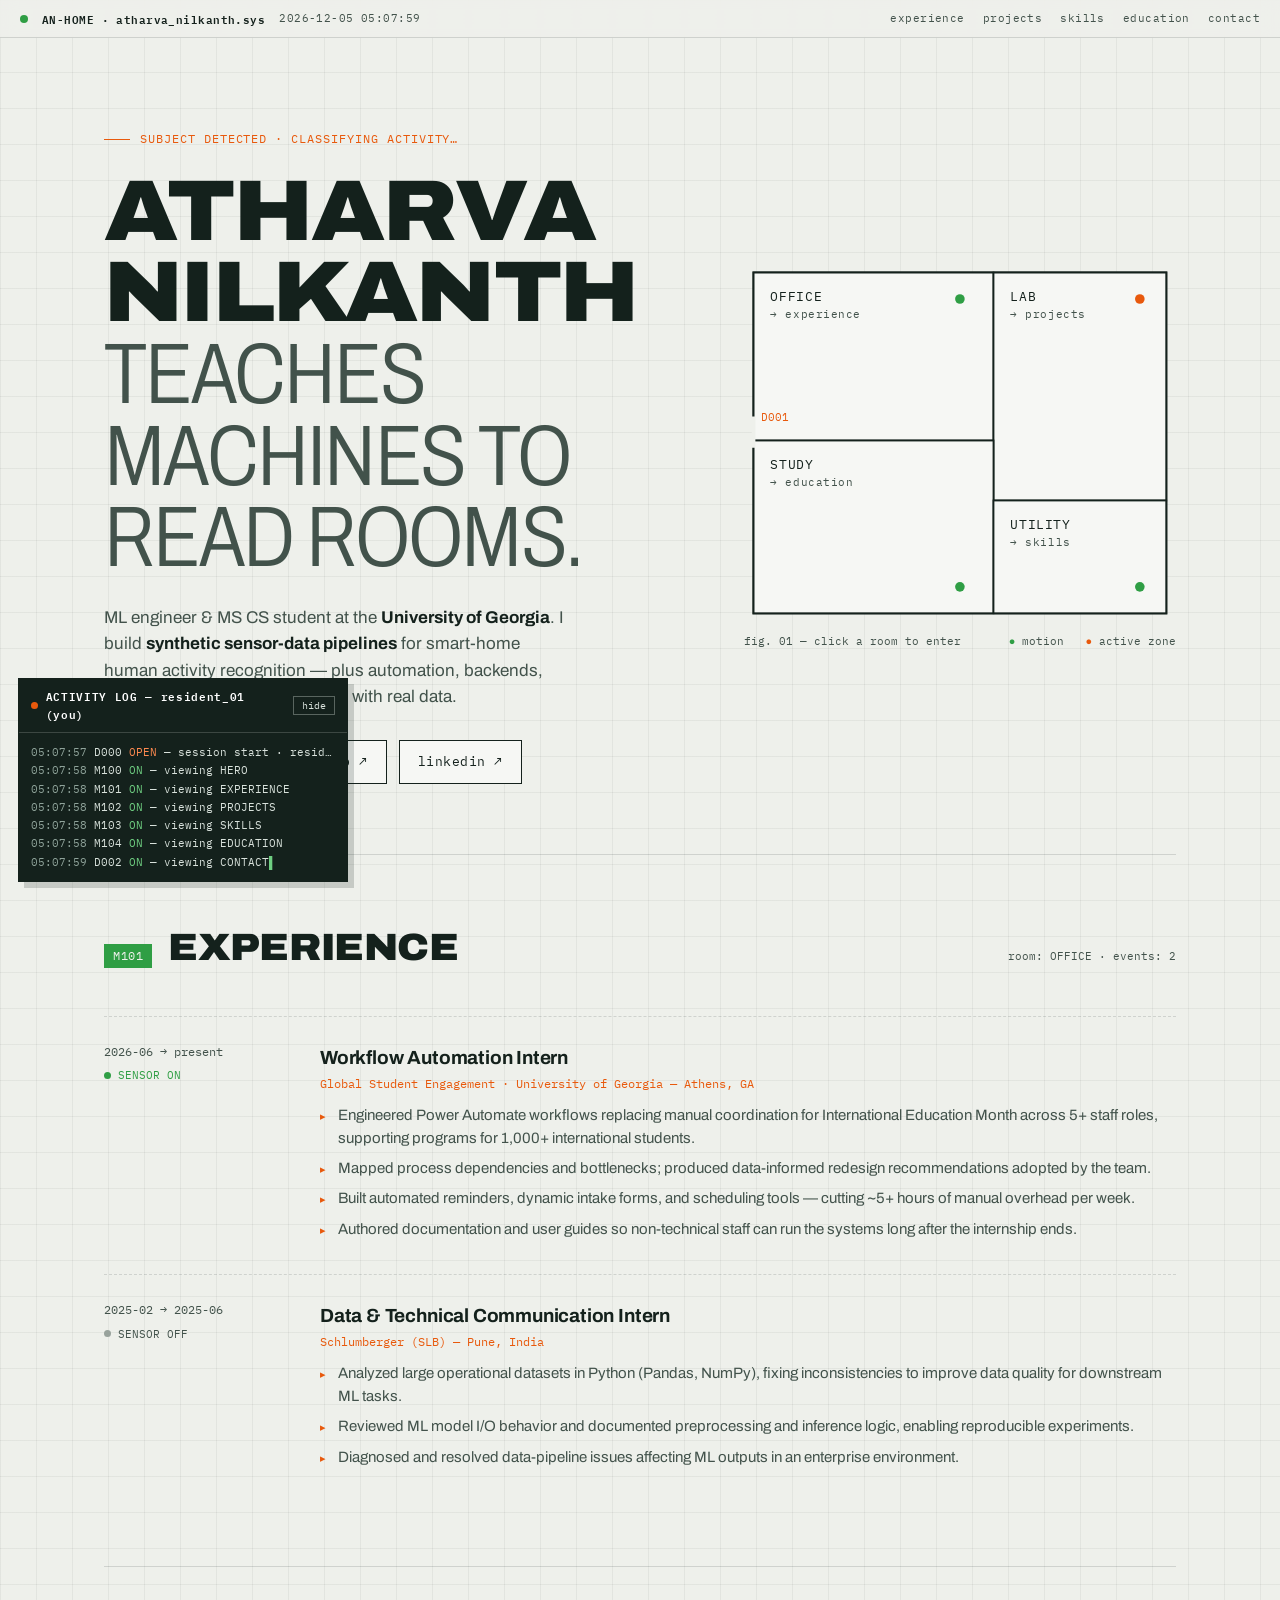
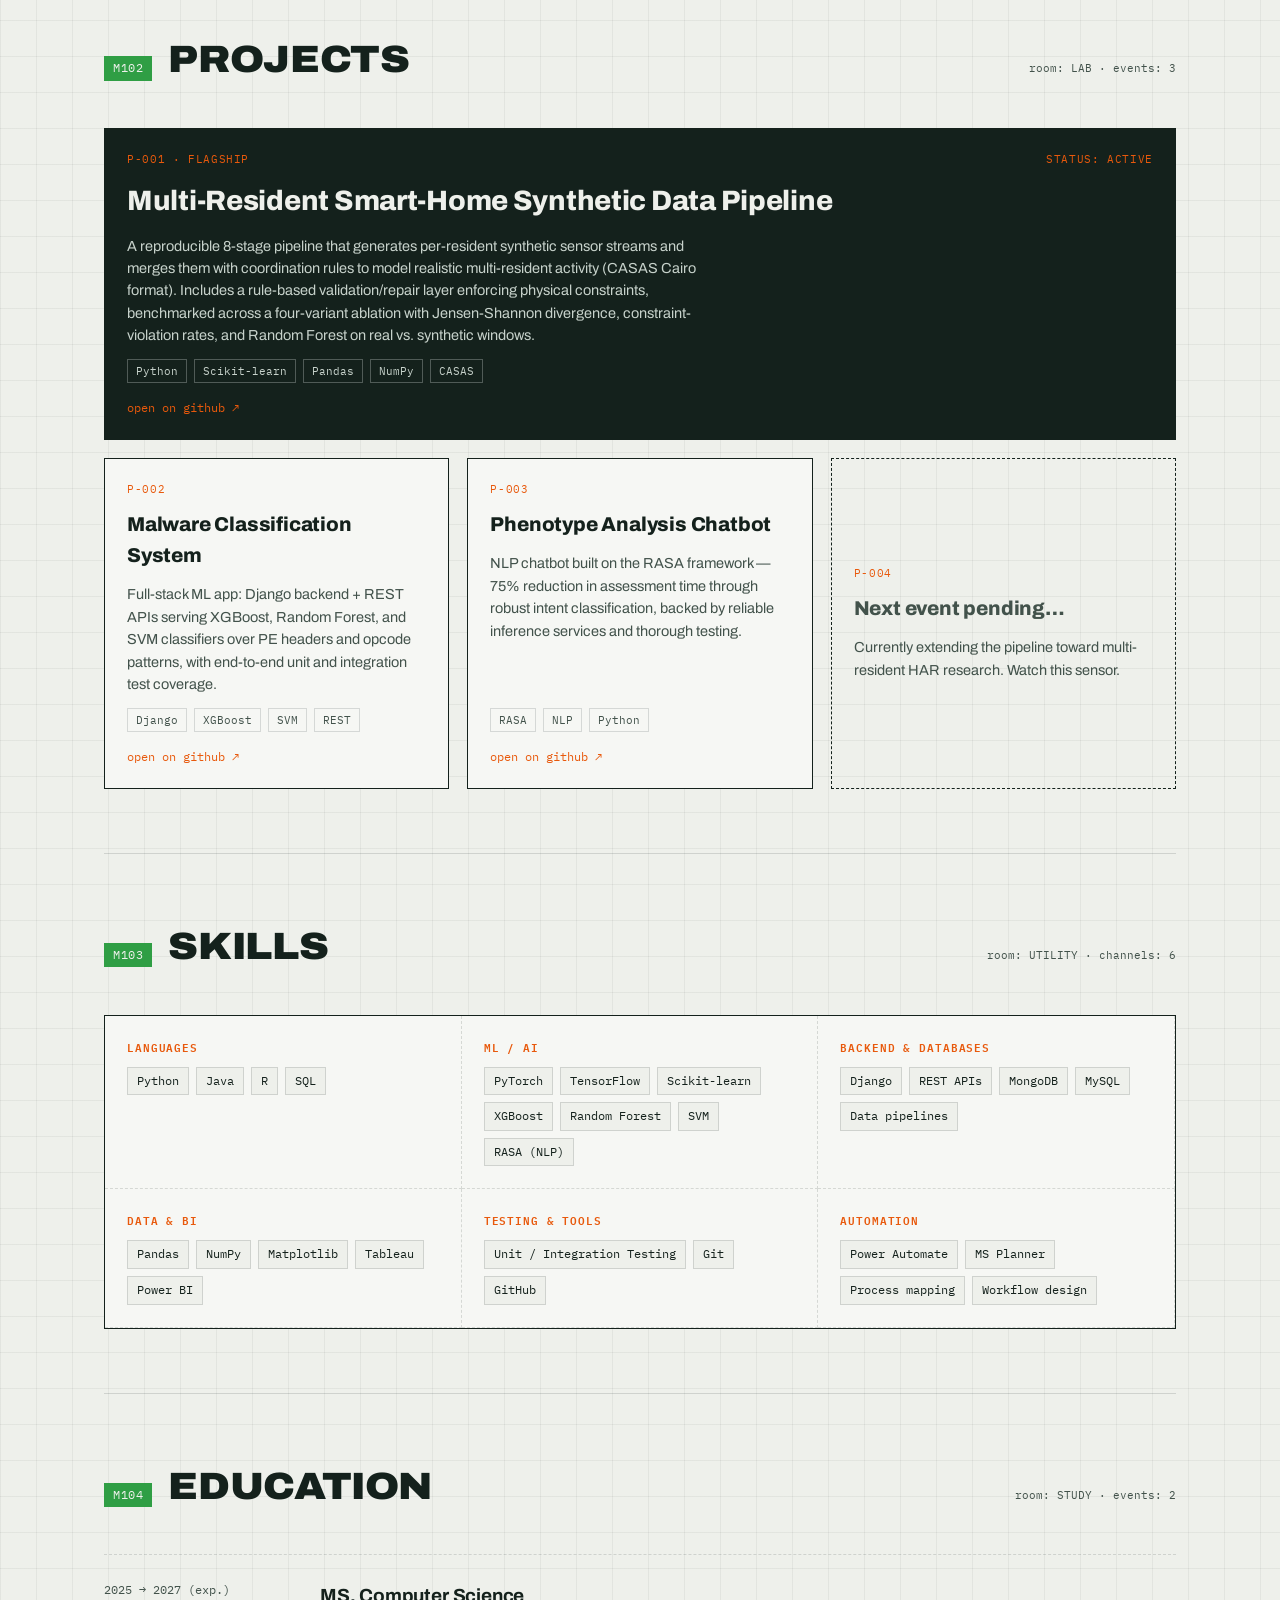
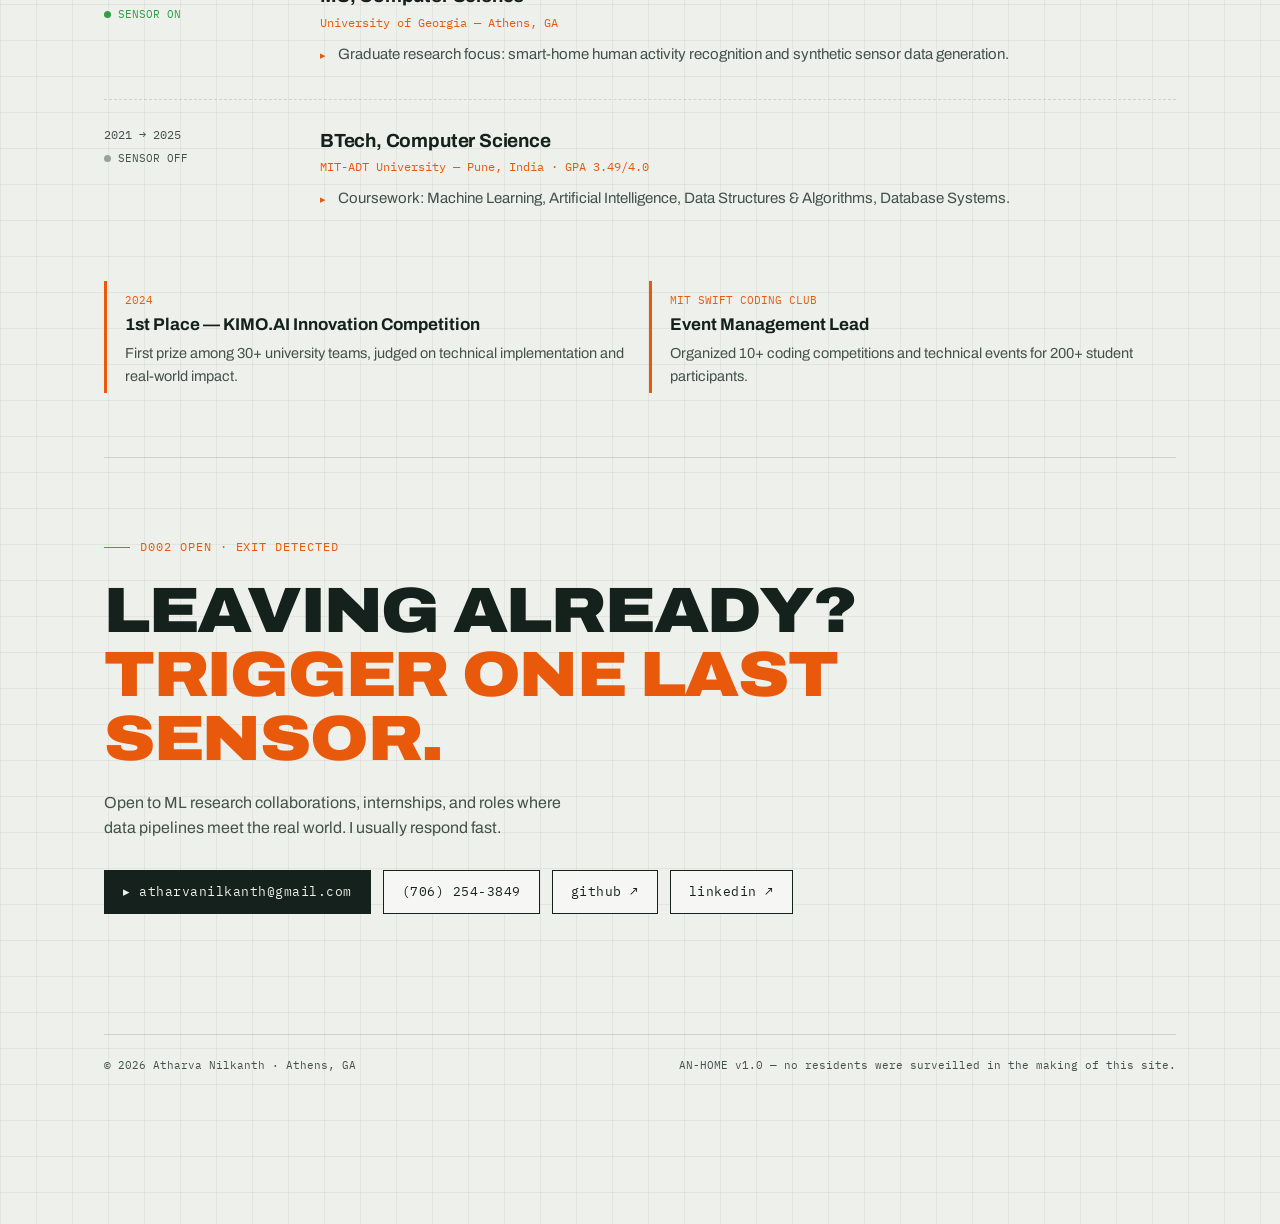
<file: index-2.html>
<!DOCTYPE html>
<html lang="en">
<head>
<meta charset="UTF-8">
<meta name="viewport" content="width=device-width, initial-scale=1.0">
<title>Atharva Nilkanth — ML Engineer · Human Activity Recognition</title>
<meta name="description" content="Atharva Nilkanth — MS CS student at the University of Georgia building synthetic sensor data pipelines for smart-home human activity recognition.">
<link rel="preconnect" href="https://fonts.googleapis.com">
<link rel="preconnect" href="https://fonts.gstatic.com" crossorigin>
<link href="https://fonts.googleapis.com/css2?family=Archivo:wdth,wght@62..125,100..900&family=IBM+Plex+Mono:wght@400;500;600&display=swap" rel="stylesheet">
<style>
:root{
  --paper:#EEF0EB;
  --paper-raise:#F6F7F4;
  --ink:#14211C;
  --ink-soft:#42524B;
  --line:rgba(20,33,28,.14);
  --grid:rgba(20,33,28,.055);
  --signal:#E8590C;
  --on:#2F9E44;
  --off:#98A29C;
  --mono:'IBM Plex Mono',ui-monospace,monospace;
  --sans:'Archivo',system-ui,sans-serif;
}
*{margin:0;padding:0;box-sizing:border-box}
html{scroll-behavior:smooth}
@media (prefers-reduced-motion:reduce){
  html{scroll-behavior:auto}
  *,*::before,*::after{animation-duration:.001s!important;animation-iteration-count:1!important;transition-duration:.001s!important}
}
body{
  font-family:var(--sans);
  background:var(--paper);
  color:var(--ink);
  background-image:
    linear-gradient(var(--grid) 1px,transparent 1px),
    linear-gradient(90deg,var(--grid) 1px,transparent 1px);
  background-size:36px 36px;
  line-height:1.55;
  font-size:16px;
}
::selection{background:var(--signal);color:var(--paper)}
a{color:inherit}
a:focus-visible,button:focus-visible{outline:2px solid var(--signal);outline-offset:3px;border-radius:2px}

/* ---------- top status bar ---------- */
.statusbar{
  position:fixed;top:0;left:0;right:0;z-index:60;
  display:flex;align-items:center;gap:14px;
  padding:10px 20px;
  font-family:var(--mono);font-size:11px;letter-spacing:.04em;
  background:rgba(238,240,235,.88);backdrop-filter:blur(8px);
  border-bottom:1px solid var(--line);
}
.statusbar .sysid{font-weight:600}
.statusbar .dot{width:8px;height:8px;border-radius:50%;background:var(--on);flex:none;animation:pulse 2.2s infinite}
@keyframes pulse{0%,100%{box-shadow:0 0 0 0 rgba(47,158,68,.5)}55%{box-shadow:0 0 0 7px rgba(47,158,68,0)}}
.statusbar nav{margin-left:auto;display:flex;gap:18px}
.statusbar nav a{text-decoration:none;color:var(--ink-soft)}
.statusbar nav a:hover{color:var(--signal)}
#clock{color:var(--ink-soft)}
@media(max-width:720px){.statusbar nav{display:none}#clock{margin-left:auto}}

/* ---------- layout ---------- */
.wrap{max-width:1120px;margin:0 auto;padding:0 24px}

/* ---------- hero ---------- */
.hero{padding:130px 0 70px;display:grid;grid-template-columns:1.15fr .85fr;gap:56px;align-items:center}
@media(max-width:900px){.hero{grid-template-columns:1fr;padding-top:110px;gap:40px}}
.eyebrow{
  font-family:var(--mono);font-size:12px;letter-spacing:.08em;
  color:var(--signal);display:flex;align-items:center;gap:10px;margin-bottom:22px;
}
.eyebrow::before{content:"";width:26px;height:1px;background:var(--signal)}
.hero h1{
  font-weight:900;font-stretch:112%;
  font-size:clamp(46px,7.2vw,86px);
  line-height:.95;letter-spacing:-.02em;text-transform:uppercase;
}
.hero h1 .thin{display:block;font-weight:300;font-stretch:80%;color:var(--ink-soft)}
.hero p.sub{margin-top:26px;max-width:46ch;font-size:17px;color:var(--ink-soft)}
.hero p.sub b{color:var(--ink)}
.hero-links{margin-top:30px;display:flex;flex-wrap:wrap;gap:12px}
.btn{
  font-family:var(--mono);font-size:12.5px;letter-spacing:.04em;
  text-decoration:none;padding:11px 18px;border:1px solid var(--ink);
  display:inline-flex;align-items:center;gap:8px;background:var(--paper-raise);
  transition:transform .15s,box-shadow .15s;
}
.btn:hover{transform:translate(-2px,-2px);box-shadow:3px 3px 0 var(--ink)}
.btn.solid{background:var(--ink);color:var(--paper)}
.btn.solid:hover{box-shadow:3px 3px 0 var(--signal)}

/* ---------- floor plan ---------- */
.plan{position:relative}
.plan svg{width:100%;height:auto;display:block}
.plan .cap{
  font-family:var(--mono);font-size:11px;color:var(--ink-soft);
  margin-top:10px;display:flex;justify-content:space-between;gap:10px;flex-wrap:wrap;
}
.room{cursor:pointer}
.room rect{fill:var(--paper-raise);stroke:var(--ink);stroke-width:1.5;transition:fill .2s}
.room:hover rect,.room:focus rect{fill:#E4E9E2}
.room text{font-family:var(--mono);font-size:10.5px;fill:var(--ink);letter-spacing:.05em}
.room .rid{fill:var(--ink-soft);font-size:9px}
.sensor{fill:var(--on)}
.sensor.s2{fill:var(--signal)}
.ping{fill:none;stroke:var(--on);stroke-width:1.4;opacity:0;transform-origin:center;animation:ping 3s infinite}
.ping.p2{stroke:var(--signal);animation-delay:1s}
.ping.p3{animation-delay:1.9s}
@keyframes ping{0%{opacity:.85;r:4}70%{opacity:0;r:16}100%{opacity:0;r:16}}

/* ---------- activity log (signature) ---------- */
.alog{
  position:fixed;left:18px;bottom:18px;z-index:70;width:330px;
  background:var(--ink);color:#D9E2DC;border:1px solid var(--ink);
  font-family:var(--mono);font-size:11px;line-height:1.7;
  box-shadow:6px 6px 0 rgba(20,33,28,.18);
}
.alog header{
  display:flex;align-items:center;gap:8px;padding:8px 12px;
  border-bottom:1px solid rgba(217,226,220,.2);color:#fff;
  font-size:11px;letter-spacing:.06em;font-weight:600;
}
.alog header .rec{width:7px;height:7px;border-radius:50%;background:var(--signal);animation:pulse 1.6s infinite}
.alog header button{
  margin-left:auto;background:none;border:1px solid rgba(217,226,220,.35);
  color:#D9E2DC;font-family:var(--mono);font-size:10px;padding:2px 8px;cursor:pointer;
}
.alog header button:hover{border-color:#fff;color:#fff}
.alog ul{list-style:none;padding:10px 12px;max-height:148px;overflow:hidden;display:flex;flex-direction:column;justify-content:flex-end}
.alog li{white-space:nowrap;overflow:hidden;text-overflow:ellipsis}
.alog li .t{color:#8FA39A}
.alog li .on{color:#6FCF82}
.alog li .sig{color:#FF8A50}
.alog li.cursor::after{content:"▌";animation:blink 1s step-end infinite;color:#6FCF82}
@keyframes blink{50%{opacity:0}}
.alog.min ul{display:none}
@media(max-width:720px){.alog{width:calc(100% - 32px);left:16px;bottom:12px}.alog ul{max-height:96px}}

/* ---------- sections ---------- */
section{padding:64px 0;border-top:1px solid var(--line)}
.shead{display:flex;align-items:baseline;gap:16px;margin-bottom:38px;flex-wrap:wrap}
.shead .sid{
  font-family:var(--mono);font-size:12px;color:var(--paper);
  background:var(--off);padding:3px 9px;letter-spacing:.05em;transition:background .3s;
}
section.fired .shead .sid{background:var(--on)}
.shead h2{
  font-weight:900;font-stretch:110%;text-transform:uppercase;
  font-size:clamp(26px,3.4vw,38px);letter-spacing:-.01em;
}
.shead .meta{font-family:var(--mono);font-size:11px;color:var(--ink-soft);margin-left:auto}
@media(max-width:720px){.shead .meta{display:none}}

/* entries as log rows */
.entry{
  display:grid;grid-template-columns:190px 1fr;gap:26px;
  padding:26px 0;border-top:1px dashed var(--line);
}
.entry:first-of-type{border-top:none}
@media(max-width:720px){.entry{grid-template-columns:1fr;gap:8px}}
.entry .when{font-family:var(--mono);font-size:12px;color:var(--ink-soft)}
.entry .when .state{display:flex;align-items:center;gap:7px;margin-top:6px;font-size:10.5px}
.entry .when .state i{width:7px;height:7px;border-radius:50%;background:var(--off);flex:none}
.entry .when .state.live{color:var(--on)}
.entry .when .state.live i{background:var(--on);animation:pulse 2.2s infinite}
.entry h3{font-size:19px;font-weight:700;letter-spacing:-.01em}
.entry .org{font-family:var(--mono);font-size:12px;color:var(--signal);margin:3px 0 10px}
.entry ul{list-style:none;color:var(--ink-soft);font-size:15px}
.entry ul li{padding-left:18px;position:relative;margin-bottom:7px}
.entry ul li::before{content:"▸";position:absolute;left:0;color:var(--signal);font-size:11px;top:4px}

/* projects */
.pgrid{display:grid;grid-template-columns:repeat(3,1fr);gap:18px}
@media(max-width:900px){.pgrid{grid-template-columns:1fr}}
.pcard{
  border:1.5px solid var(--ink);background:var(--paper-raise);
  padding:22px;display:flex;flex-direction:column;gap:12px;position:relative;
  transition:transform .15s,box-shadow .15s;text-decoration:none;
}
.pcard:hover{transform:translate(-3px,-3px);box-shadow:5px 5px 0 var(--ink)}
.pcard.flag{grid-column:1 / -1;background:var(--ink);color:var(--paper)}
.pcard.flag:hover{box-shadow:5px 5px 0 var(--signal)}
.pcard .pid{font-family:var(--mono);font-size:10.5px;letter-spacing:.06em;color:var(--signal);display:flex;justify-content:space-between;gap:10px}
.pcard h3{font-size:20px;font-weight:800;letter-spacing:-.01em}
.pcard.flag h3{font-size:clamp(22px,2.6vw,28px)}
.pcard p{font-size:14.5px;color:var(--ink-soft)}
.pcard.flag p{color:#C7D2CB;max-width:74ch}
.tags{display:flex;flex-wrap:wrap;gap:7px;margin-top:auto}
.tags span{font-family:var(--mono);font-size:10.5px;border:1px solid var(--line);padding:3px 8px;color:var(--ink-soft)}
.pcard.flag .tags span{border-color:rgba(217,226,220,.3);color:#C7D2CB}
.pcard .go{font-family:var(--mono);font-size:11.5px;color:var(--signal);margin-top:4px}

/* skills */
.skgrid{display:grid;grid-template-columns:repeat(3,1fr);gap:0;border:1.5px solid var(--ink);background:var(--paper-raise)}
@media(max-width:900px){.skgrid{grid-template-columns:1fr}}
.skcell{padding:22px;border-right:1px dashed var(--line);border-bottom:1px dashed var(--line)}
.skcell h4{font-family:var(--mono);font-size:11px;letter-spacing:.08em;color:var(--signal);margin-bottom:12px;font-weight:600}
.skcell .chips{display:flex;flex-wrap:wrap;gap:7px}
.skcell .chips span{font-family:var(--mono);font-size:12px;background:var(--paper);border:1px solid var(--line);padding:4px 9px}

/* achievements */
.ach{display:grid;grid-template-columns:1fr 1fr;gap:18px}
@media(max-width:720px){.ach{grid-template-columns:1fr}}
.acard{border-left:3px solid var(--signal);padding:6px 0 6px 18px}
.acard h3{font-size:17px;font-weight:700}
.acard p{font-size:14.5px;color:var(--ink-soft);margin-top:4px}
.acard .yr{font-family:var(--mono);font-size:11px;color:var(--signal)}

/* contact */
.contact{padding:80px 0 120px;text-align:left}
.contact h2{font-weight:900;font-stretch:112%;text-transform:uppercase;font-size:clamp(34px,5.5vw,64px);line-height:1;letter-spacing:-.02em}
.contact h2 span{color:var(--signal)}
.contact p{margin:20px 0 30px;color:var(--ink-soft);max-width:52ch}
footer{border-top:1px solid var(--line);padding:22px 0 150px;font-family:var(--mono);font-size:11px;color:var(--ink-soft);display:flex;justify-content:space-between;gap:12px;flex-wrap:wrap}
</style>
</head>
<body>

<div class="statusbar">
  <span class="dot" aria-hidden="true"></span>
  <span class="sysid">AN-HOME · atharva_nilkanth.sys</span>
  <span id="clock" aria-hidden="true"></span>
  <nav aria-label="Sections">
    <a href="#experience">experience</a>
    <a href="#projects">projects</a>
    <a href="#skills">skills</a>
    <a href="#education">education</a>
    <a href="#contact">contact</a>
  </nav>
</div>

<!-- signature: the site senses YOU -->
<aside class="alog" id="alog" aria-label="Live visitor activity log">
  <header>
    <span class="rec" aria-hidden="true"></span> ACTIVITY LOG — resident_01 (you)
    <button id="alogToggle" aria-expanded="true">hide</button>
  </header>
  <ul id="alogList" aria-live="polite"></ul>
</aside>

<main class="wrap">

  <!-- HERO -->
  <div class="hero">
    <div>
      <div class="eyebrow">SUBJECT DETECTED · CLASSIFYING ACTIVITY…</div>
      <h1>Atharva<br>Nilkanth
        <span class="thin">teaches machines to read rooms.</span>
      </h1>
      <p class="sub">ML engineer & MS CS student at the <b>University of Georgia</b>. I build <b>synthetic sensor-data pipelines</b> for smart-home human activity recognition — plus automation, backends, and models that survive contact with real data.</p>
      <div class="hero-links">
        <a class="btn solid" href="#projects">▸ view projects</a>
        <a class="btn" href="https://github.com/atharvanilkanth" target="_blank" rel="noopener">github ↗</a>
        <a class="btn" href="https://linkedin.com/in/atharva-nilkanth" target="_blank" rel="noopener">linkedin ↗</a>
      </div>
    </div>

    <!-- floor plan -->
    <div class="plan" aria-label="Interactive smart-home floor plan; each room links to a section">
      <svg viewBox="0 0 360 300" role="img" aria-label="Smart home floor plan with pulsing sensors">
        <!-- outer wall -->
        <rect x="8" y="8" width="344" height="284" fill="none" stroke="var(--ink)" stroke-width="2"/>
        <!-- rooms -->
        <a class="room" href="#experience" aria-label="Office room, links to experience">
          <rect x="8" y="8" width="200" height="140"/>
          <text x="22" y="32">OFFICE</text>
          <text class="rid" x="22" y="46">→ experience</text>
          <circle class="sensor" cx="180" cy="30" r="4"/>
          <circle class="ping" cx="180" cy="30" r="4"/>
        </a>
        <a class="room" href="#projects" aria-label="Lab room, links to projects">
          <rect x="208" y="8" width="144" height="190"/>
          <text x="222" y="32">LAB</text>
          <text class="rid" x="222" y="46">→ projects</text>
          <circle class="sensor s2" cx="330" cy="30" r="4"/>
          <circle class="ping p2" cx="330" cy="30" r="4"/>
        </a>
        <a class="room" href="#education" aria-label="Study room, links to education">
          <rect x="8" y="148" width="200" height="144"/>
          <text x="22" y="172">STUDY</text>
          <text class="rid" x="22" y="186">→ education</text>
          <circle class="sensor" cx="180" cy="270" r="4"/>
          <circle class="ping p3" cx="180" cy="270" r="4"/>
        </a>
        <a class="room" href="#skills" aria-label="Utility room, links to skills">
          <rect x="208" y="198" width="144" height="94"/>
          <text x="222" y="222">UTILITY</text>
          <text class="rid" x="222" y="236">→ skills</text>
          <circle class="sensor" cx="330" cy="270" r="4"/>
        </a>
        <!-- door gap -->
        <line x1="8" y1="8" x2="8" y2="292" stroke="var(--paper)" stroke-width="3" stroke-dasharray="0 120 26 400"/>
        <text x="14" y="132" font-family="var(--mono)" font-size="9" fill="var(--signal)">D001</text>
      </svg>
      <div class="cap">
        <span>fig. 01 — click a room to enter</span>
        <span><span style="color:var(--on)">●</span> motion &nbsp; <span style="color:var(--signal)">●</span> active zone</span>
      </div>
    </div>
  </div>

  <!-- EXPERIENCE -->
  <section id="experience" data-sensor="M101" data-label="EXPERIENCE">
    <div class="shead">
      <span class="sid">M101</span>
      <h2>Experience</h2>
      <span class="meta">room: OFFICE · events: 2</span>
    </div>

    <div class="entry">
      <div class="when">
        2026-06 → present
        <div class="state live"><i></i>SENSOR ON</div>
      </div>
      <div>
        <h3>Workflow Automation Intern</h3>
        <div class="org">Global Student Engagement · University of Georgia — Athens, GA</div>
        <ul>
          <li>Engineered Power Automate workflows replacing manual coordination for International Education Month across 5+ staff roles, supporting programs for 1,000+ international students.</li>
          <li>Mapped process dependencies and bottlenecks; produced data-informed redesign recommendations adopted by the team.</li>
          <li>Built automated reminders, dynamic intake forms, and scheduling tools — cutting ~5+ hours of manual overhead per week.</li>
          <li>Authored documentation and user guides so non-technical staff can run the systems long after the internship ends.</li>
        </ul>
      </div>
    </div>

    <div class="entry">
      <div class="when">
        2025-02 → 2025-06
        <div class="state"><i></i>SENSOR OFF</div>
      </div>
      <div>
        <h3>Data &amp; Technical Communication Intern</h3>
        <div class="org">Schlumberger (SLB) — Pune, India</div>
        <ul>
          <li>Analyzed large operational datasets in Python (Pandas, NumPy), fixing inconsistencies to improve data quality for downstream ML tasks.</li>
          <li>Reviewed ML model I/O behavior and documented preprocessing and inference logic, enabling reproducible experiments.</li>
          <li>Diagnosed and resolved data-pipeline issues affecting ML outputs in an enterprise environment.</li>
        </ul>
      </div>
    </div>
  </section>

  <!-- PROJECTS -->
  <section id="projects" data-sensor="M102" data-label="PROJECTS">
    <div class="shead">
      <span class="sid">M102</span>
      <h2>Projects</h2>
      <span class="meta">room: LAB · events: 3</span>
    </div>

    <div class="pgrid">
      <a class="pcard flag" href="https://github.com/atharvanilkanth" target="_blank" rel="noopener">
        <div class="pid"><span>P-001 · FLAGSHIP</span><span>STATUS: ACTIVE</span></div>
        <h3>Multi-Resident Smart-Home Synthetic Data Pipeline</h3>
        <p>A reproducible 8-stage pipeline that generates per-resident synthetic sensor streams and merges them with coordination rules to model realistic multi-resident activity (CASAS Cairo format). Includes a rule-based validation/repair layer enforcing physical constraints, benchmarked across a four-variant ablation with Jensen-Shannon divergence, constraint-violation rates, and Random Forest on real vs. synthetic windows.</p>
        <div class="tags"><span>Python</span><span>Scikit-learn</span><span>Pandas</span><span>NumPy</span><span>CASAS</span></div>
        <span class="go">open on github ↗</span>
      </a>

      <a class="pcard" href="https://github.com/atharvanilkanth" target="_blank" rel="noopener" style="grid-column:span 1">
        <div class="pid"><span>P-002</span></div>
        <h3>Malware Classification System</h3>
        <p>Full-stack ML app: Django backend + REST APIs serving XGBoost, Random Forest, and SVM classifiers over PE headers and opcode patterns, with end-to-end unit and integration test coverage.</p>
        <div class="tags"><span>Django</span><span>XGBoost</span><span>SVM</span><span>REST</span></div>
        <span class="go">open on github ↗</span>
      </a>

      <a class="pcard" href="https://github.com/atharvanilkanth" target="_blank" rel="noopener">
        <div class="pid"><span>P-003</span></div>
        <h3>Phenotype Analysis Chatbot</h3>
        <p>NLP chatbot built on the RASA framework — 75% reduction in assessment time through robust intent classification, backed by reliable inference services and thorough testing.</p>
        <div class="tags"><span>RASA</span><span>NLP</span><span>Python</span></div>
        <span class="go">open on github ↗</span>
      </a>

      <div class="pcard" aria-hidden="true" style="justify-content:center;align-items:flex-start;border-style:dashed;background:transparent">
        <div class="pid"><span>P-004</span></div>
        <h3 style="color:var(--ink-soft)">Next event pending…</h3>
        <p>Currently extending the pipeline toward multi-resident HAR research. Watch this sensor.</p>
      </div>
    </div>
  </section>

  <!-- SKILLS -->
  <section id="skills" data-sensor="M103" data-label="SKILLS">
    <div class="shead">
      <span class="sid">M103</span>
      <h2>Skills</h2>
      <span class="meta">room: UTILITY · channels: 6</span>
    </div>
    <div class="skgrid">
      <div class="skcell">
        <h4>LANGUAGES</h4>
        <div class="chips"><span>Python</span><span>Java</span><span>R</span><span>SQL</span></div>
      </div>
      <div class="skcell">
        <h4>ML / AI</h4>
        <div class="chips"><span>PyTorch</span><span>TensorFlow</span><span>Scikit-learn</span><span>XGBoost</span><span>Random Forest</span><span>SVM</span><span>RASA (NLP)</span></div>
      </div>
      <div class="skcell">
        <h4>BACKEND &amp; DATABASES</h4>
        <div class="chips"><span>Django</span><span>REST APIs</span><span>MongoDB</span><span>MySQL</span><span>Data pipelines</span></div>
      </div>
      <div class="skcell">
        <h4>DATA &amp; BI</h4>
        <div class="chips"><span>Pandas</span><span>NumPy</span><span>Matplotlib</span><span>Tableau</span><span>Power BI</span></div>
      </div>
      <div class="skcell">
        <h4>TESTING &amp; TOOLS</h4>
        <div class="chips"><span>Unit / Integration Testing</span><span>Git</span><span>GitHub</span></div>
      </div>
      <div class="skcell">
        <h4>AUTOMATION</h4>
        <div class="chips"><span>Power Automate</span><span>MS Planner</span><span>Process mapping</span><span>Workflow design</span></div>
      </div>
    </div>
  </section>

  <!-- EDUCATION -->
  <section id="education" data-sensor="M104" data-label="EDUCATION">
    <div class="shead">
      <span class="sid">M104</span>
      <h2>Education</h2>
      <span class="meta">room: STUDY · events: 2</span>
    </div>

    <div class="entry">
      <div class="when">
        2025 → 2027 (exp.)
        <div class="state live"><i></i>SENSOR ON</div>
      </div>
      <div>
        <h3>MS, Computer Science</h3>
        <div class="org">University of Georgia — Athens, GA</div>
        <ul><li>Graduate research focus: smart-home human activity recognition and synthetic sensor data generation.</li></ul>
      </div>
    </div>

    <div class="entry">
      <div class="when">
        2021 → 2025
        <div class="state"><i></i>SENSOR OFF</div>
      </div>
      <div>
        <h3>BTech, Computer Science</h3>
        <div class="org">MIT-ADT University — Pune, India · GPA 3.49/4.0</div>
        <ul><li>Coursework: Machine Learning, Artificial Intelligence, Data Structures &amp; Algorithms, Database Systems.</li></ul>
      </div>
    </div>

    <div class="ach" style="margin-top:38px">
      <div class="acard">
        <span class="yr">2024</span>
        <h3>1st Place — KIMO.AI Innovation Competition</h3>
        <p>First prize among 30+ university teams, judged on technical implementation and real-world impact.</p>
      </div>
      <div class="acard">
        <span class="yr">MIT SWIFT CODING CLUB</span>
        <h3>Event Management Lead</h3>
        <p>Organized 10+ coding competitions and technical events for 200+ student participants.</p>
      </div>
    </div>
  </section>

  <!-- CONTACT -->
  <section id="contact" class="contact" data-sensor="D002" data-label="CONTACT">
    <div class="eyebrow">D002 OPEN · EXIT DETECTED</div>
    <h2>Leaving already?<br><span>Trigger one last sensor.</span></h2>
    <p>Open to ML research collaborations, internships, and roles where data pipelines meet the real world. I usually respond fast.</p>
    <div class="hero-links">
      <a class="btn solid" href="mailto:atharvanilkanth@gmail.com">▸ atharvanilkanth@gmail.com</a>
      <a class="btn" href="tel:+17062543849">(706) 254-3849</a>
      <a class="btn" href="https://github.com/atharvanilkanth" target="_blank" rel="noopener">github ↗</a>
      <a class="btn" href="https://linkedin.com/in/atharva-nilkanth" target="_blank" rel="noopener">linkedin ↗</a>
    </div>
  </section>

  <footer>
    <span>© 2026 Atharva Nilkanth · Athens, GA</span>
    <span>AN-HOME v1.0 — no residents were surveilled in the making of this site.</span>
  </footer>
</main>

<script>
(function(){
  var reduced = window.matchMedia('(prefers-reduced-motion: reduce)').matches;

  /* clock */
  var clock = document.getElementById('clock');
  function tick(){
    var d = new Date();
    clock.textContent = d.toISOString().slice(0,10) + ' ' + d.toTimeString().slice(0,8);
  }
  tick(); setInterval(tick, 1000);

  /* activity log */
  var list = document.getElementById('alogList');
  var MAX = 7;
  function stamp(){
    var d = new Date();
    return d.toTimeString().slice(0,8);
  }
  function log(sensor, state, label, sig){
    var li = document.createElement('li');
    li.innerHTML = '<span class="t">' + stamp() + '</span> ' +
      sensor + ' <span class="' + (sig ? 'sig' : 'on') + '">' + state + '</span> — ' + label;
    var old = list.querySelector('.cursor');
    if(old) old.classList.remove('cursor');
    li.classList.add('cursor');
    list.appendChild(li);
    while(list.children.length > MAX) list.removeChild(list.firstChild);
  }

  log('D000','OPEN','session start · resident_01 detected', true);
  setTimeout(function(){ log('M100','ON','viewing HERO'); }, 700);

  /* section sensors */
  var seen = {};
  var io = new IntersectionObserver(function(entries){
    entries.forEach(function(e){
      if(e.isIntersecting){
        var id = e.target.dataset.sensor, label = e.target.dataset.label;
        e.target.classList.add('fired');
        if(!seen[id]){ seen[id] = true; log(id,'ON','viewing ' + label); }
        else { log(id,'ON','re-entered ' + label); }
      }
    });
  }, {threshold: 0.25});
  document.querySelectorAll('section[data-sensor]').forEach(function(s){ io.observe(s); });

  /* project hovers */
  document.querySelectorAll('.pcard[href]').forEach(function(c, i){
    var name = c.querySelector('h3').textContent;
    var fired = false;
    c.addEventListener('mouseenter', function(){
      if(!fired){ log('P-00' + (i+1),'FOCUS','inspecting ' + name.slice(0,32) + '…', true); fired = true;
        setTimeout(function(){ fired = false; }, 8000); }
    });
  });

  /* room clicks */
  document.querySelectorAll('.room').forEach(function(r){
    r.addEventListener('click', function(){
      var target = r.getAttribute('href').slice(1);
      log('D001','OPEN','entering ' + target.toUpperCase(), true);
    });
  });

  /* idle detection — a HAR easter egg */
  var idleTimer;
  function resetIdle(){
    clearTimeout(idleTimer);
    idleTimer = setTimeout(function(){
      log('M999','OFF','no motion detected · resident idle', true);
    }, 25000);
  }
  ['scroll','mousemove','keydown','touchstart'].forEach(function(ev){
    window.addEventListener(ev, resetIdle, {passive:true});
  });
  resetIdle();

  /* toggle */
  var alog = document.getElementById('alog');
  var btn = document.getElementById('alogToggle');
  btn.addEventListener('click', function(){
    var min = alog.classList.toggle('min');
    btn.textContent = min ? 'show' : 'hide';
    btn.setAttribute('aria-expanded', String(!min));
  });

  /* exit intent */
  document.addEventListener('mouseleave', function(){
    log('D002','AJAR','resident approaching exit…', true);
  });
})();
</script>
</body>
</html>
</file>
